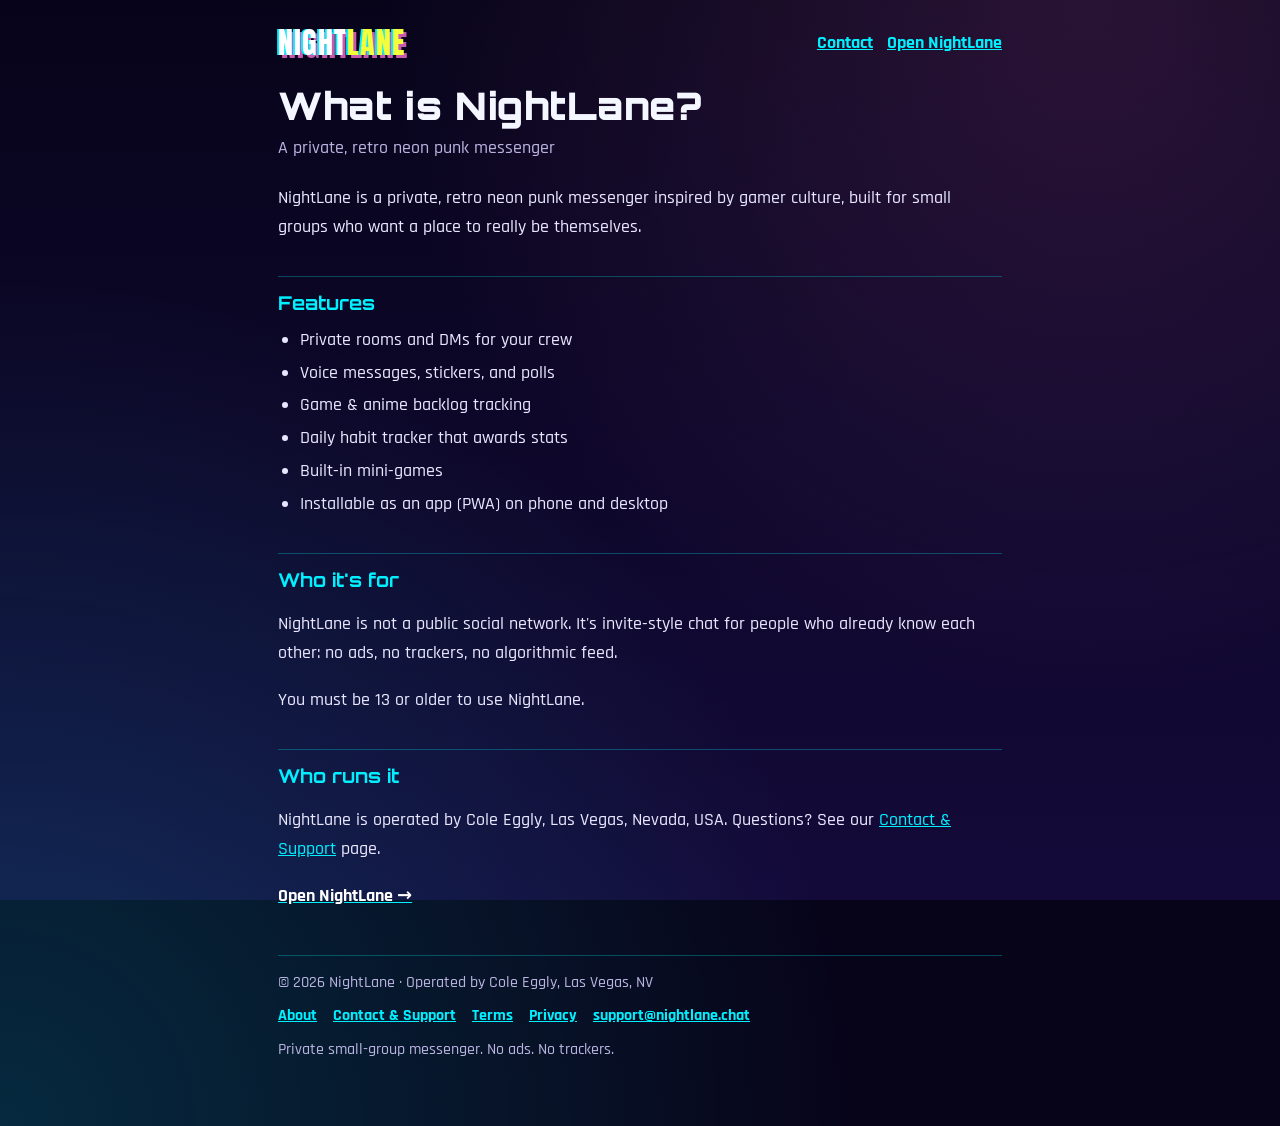
<file: about.html>
<!doctype html>
<html lang="en">
<head>
<meta charset="utf-8">
<meta name="viewport" content="width=device-width,initial-scale=1,viewport-fit=cover">
<title>About · NightLane</title>
<meta name="description" content="What NightLane is: a private, retro neon punk messenger for small groups. No ads, no trackers.">
<meta name="theme-color" content="#07041A">
<link rel="icon" href="favicon.ico">
<link rel="preconnect" href="https://fonts.googleapis.com">
<link href="https://fonts.googleapis.com/css2?family=Anton&family=Orbitron:wght@700;900&family=Rajdhani:wght@500;600;700&display=swap" rel="stylesheet">
<style>
:root{--night:#07041A;--deep:#140A3A;--cyan:#00F0FF;--mag:#C65AAE;--volt:#F3FF3A;--white:#F4F7FF;--muted:#B9B3E0;--line:rgba(0,240,255,.28)}
*{box-sizing:border-box}
html{background:var(--night)}
body{margin:0;min-height:100vh;color:var(--white);font:500 18px/1.6 "Rajdhani","Arial Narrow",system-ui,sans-serif;
  background:radial-gradient(circle at 85% 0%,rgba(198,90,174,.18),transparent 45%),radial-gradient(circle at 0% 100%,rgba(0,240,255,.16),transparent 50%),linear-gradient(180deg,var(--night),var(--deep)) fixed}
main{max-width:760px;margin:0 auto;padding:calc(env(safe-area-inset-top) + 28px) 18px 64px}
.top{display:flex;justify-content:space-between;align-items:center;gap:12px;flex-wrap:wrap;margin-bottom:26px}
.logo{font:400 30px/1 "Anton",Impact,sans-serif;letter-spacing:1px;color:#fff;text-decoration:none;text-shadow:-2px 0 var(--cyan),3px 3px var(--mag)}
.logo b{color:var(--volt);font-weight:400}
nav a{color:var(--cyan);margin-left:14px;font-weight:700}
h1{font:900 clamp(26px,6vw,38px)/1.15 "Orbitron","Arial Black",sans-serif;margin:0 0 6px;letter-spacing:.5px}
.date{color:var(--muted);margin:0 0 22px}
h2{font:700 19px/1.3 "Orbitron","Arial Black",sans-serif;color:var(--cyan);margin:34px 0 10px;padding-top:14px;border-top:1px solid var(--line)}
h3{font-size:19px;margin:18px 0 4px;color:var(--volt)}
p,li{color:#E9E7FF}
ul{padding-left:22px;margin:6px 0 12px}
li{margin:4px 0}
a{color:var(--cyan)}
strong{color:#fff}
.tldr{background:rgba(7,4,26,.7);border:2px solid var(--cyan);padding:14px 18px;clip-path:polygon(0 0,calc(100% - 14px) 0,100% 14px,100% 100%,14px 100%,0 calc(100% - 14px))}
.tldr h2{border:0;margin:0 0 6px;padding:0;color:var(--volt)}
.tldr ul{margin-bottom:0}
footer{margin-top:44px;color:var(--muted);font-size:16px;border-top:1px solid var(--line);padding-top:14px}
.site-footer{margin-top:44px;color:var(--muted);font-size:16px;border-top:1px solid var(--line);padding-top:14px;display:grid;gap:8px}
.site-footer .footnav{display:flex;flex-wrap:wrap;gap:6px 16px}
.site-footer .footnav a{margin:0;font-weight:700;color:var(--cyan)}
@media print{body{background:#fff;color:#000}p,li,strong{color:#000}h2,h3,a{color:#000}.tldr{border-color:#000}}
</style>
</head>
<body>
<main>
  <div class="top">
    <a class="logo" href="./">NIGHT<b>LANE</b></a>
    <nav><a href="contact.html">Contact</a><a href="./">Open NightLane</a></nav>
  </div>
  <h1>What is NightLane?</h1>
  <p class="date">A private, retro neon punk messenger</p>
  <p>NightLane is a private, retro neon punk messenger inspired by gamer culture, built for small groups who want a place to really be themselves.</p>

  <h2>Features</h2>
  <ul>
    <li>Private rooms and DMs for your crew</li>
    <li>Voice messages, stickers, and polls</li>
    <li>Game &amp; anime backlog tracking</li>
    <li>Daily habit tracker that awards stats</li>
    <li>Built-in mini-games</li>
    <li>Installable as an app (PWA) on phone and desktop</li>
  </ul>

  <h2>Who it's for</h2>
  <p>NightLane is not a public social network. It's invite-style chat for people who already know each other: no ads, no trackers, no algorithmic feed.</p>
  <p>You must be 13 or older to use NightLane.</p>

  <h2>Who runs it</h2>
  <p>NightLane is operated by Cole Eggly, Las Vegas, Nevada, USA. Questions? See our <a href="contact.html">Contact &amp; Support</a> page.</p>
  <p><a href="./"><strong>Open NightLane →</strong></a></p>
  <footer class="site-footer">
    <div>© 2026 NightLane · Operated by Cole Eggly, Las Vegas, NV</div>
    <nav class="footnav">
      <a href="about.html">About</a>
      <a href="contact.html">Contact &amp; Support</a>
      <a href="terms.html">Terms</a>
      <a href="privacy.html">Privacy</a>
      <a href="mailto:support@nightlane.chat">support@nightlane.chat</a>
    </nav>
    <div>Private small-group messenger. No ads. No trackers.</div>
  </footer>
</main>
</body>
</html>
</file>
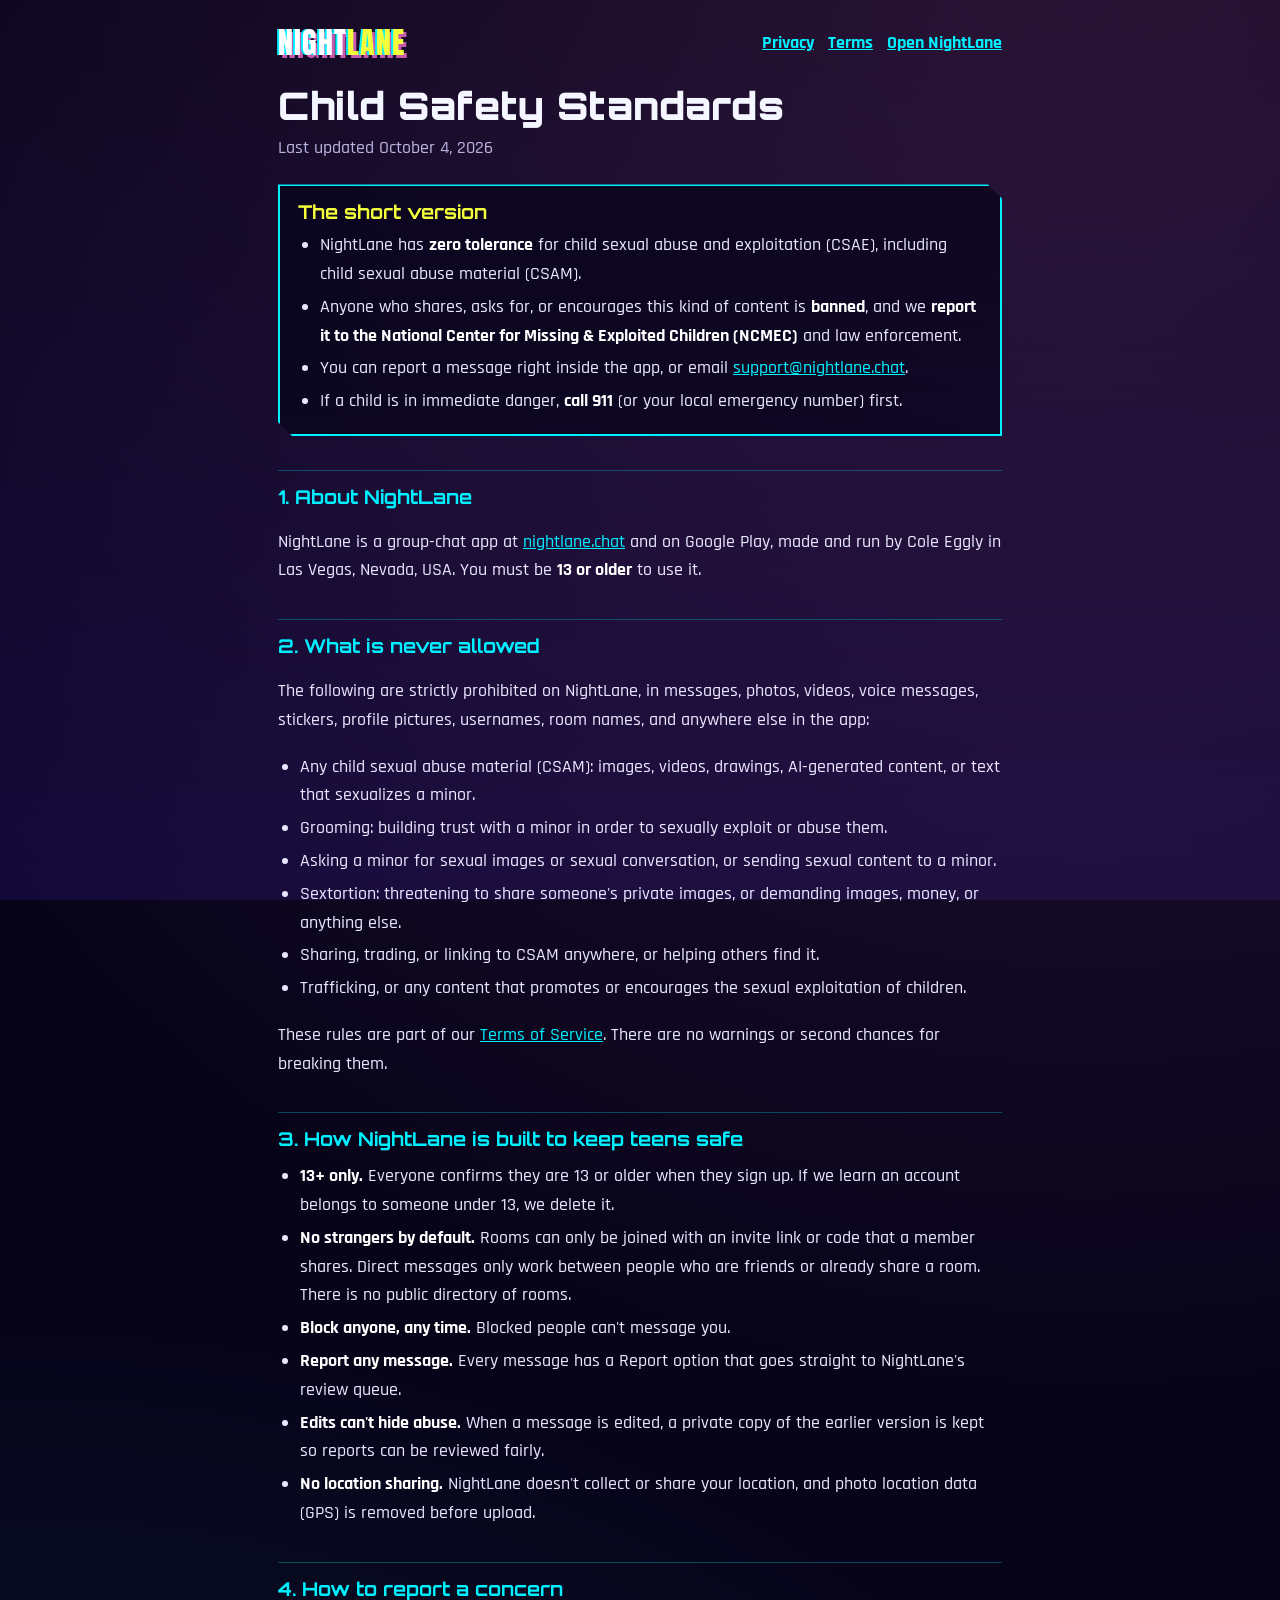
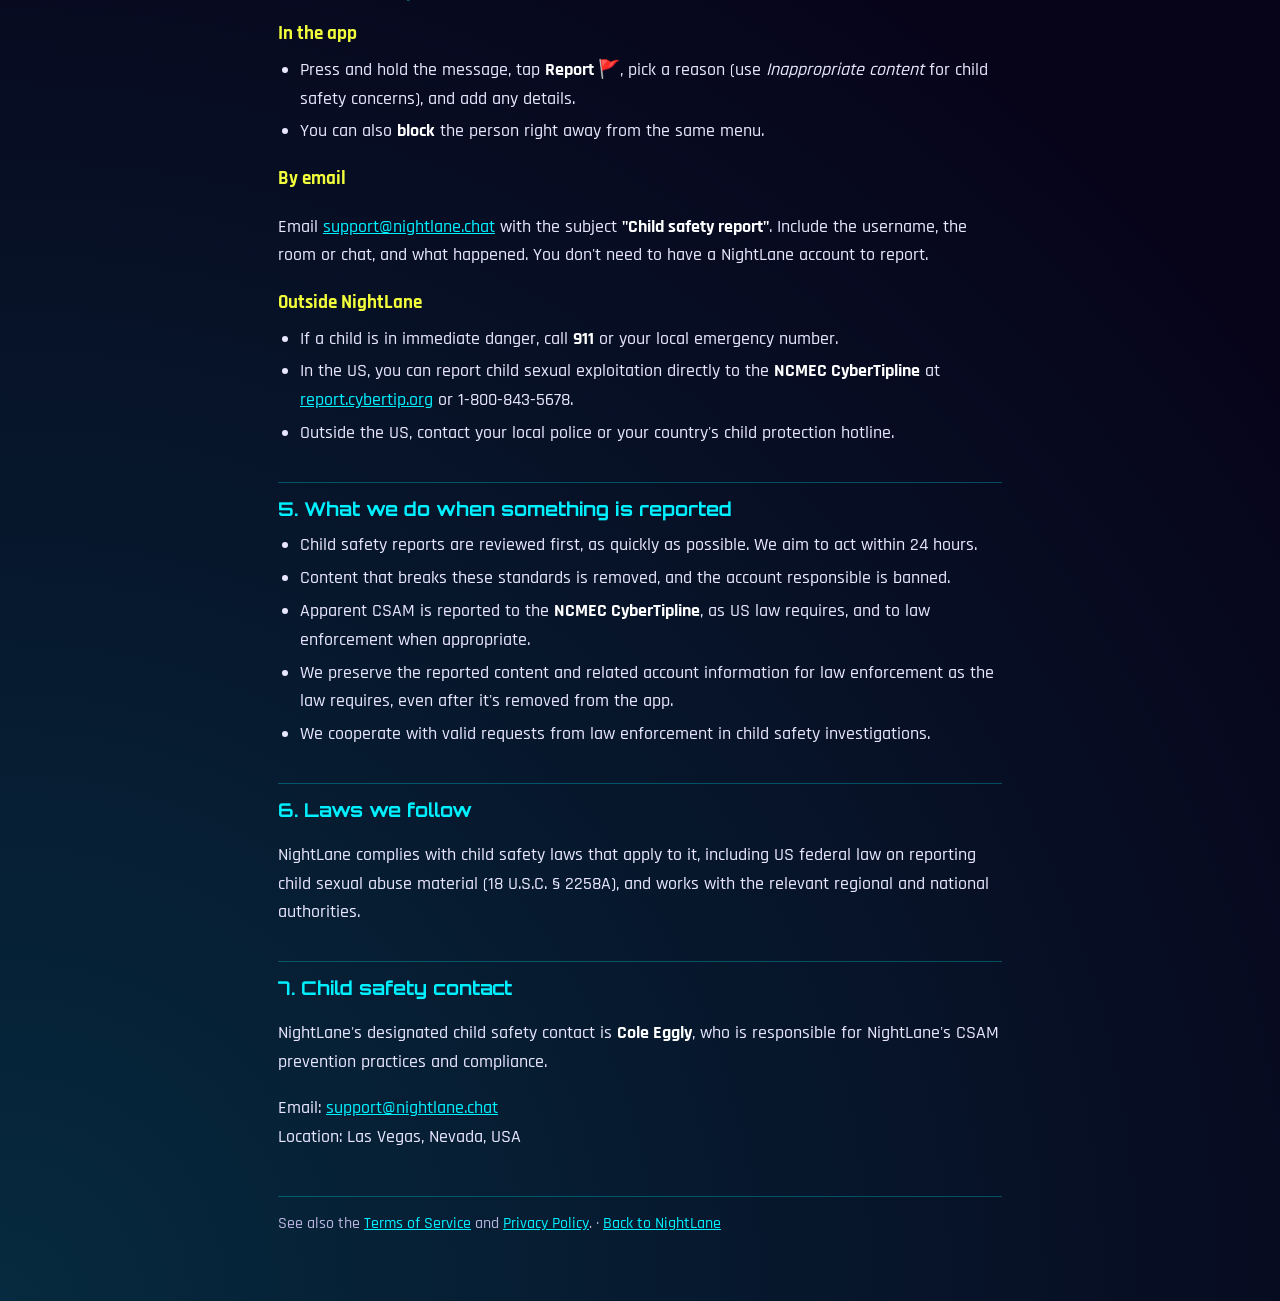
<file: child-safety.html>
<!doctype html>
<html lang="en">
<head>
<meta charset="utf-8">
<meta name="viewport" content="width=device-width,initial-scale=1,viewport-fit=cover">
<title>Child Safety Standards · NightLane</title>
<meta name="description" content="NightLane's standards against child sexual abuse and exploitation, and how to report a concern.">
<meta name="theme-color" content="#07041A">
<link rel="icon" href="favicon.ico">
<link rel="preconnect" href="https://fonts.googleapis.com">
<link href="https://fonts.googleapis.com/css2?family=Anton&family=Orbitron:wght@700;900&family=Rajdhani:wght@500;600;700&display=swap" rel="stylesheet">
<style>
:root{--night:#07041A;--deep:#140A3A;--cyan:#00F0FF;--mag:#C65AAE;--volt:#F3FF3A;--white:#F4F7FF;--muted:#B9B3E0;--line:rgba(0,240,255,.28)}
*{box-sizing:border-box}
html{background:var(--night)}
body{margin:0;min-height:100vh;color:var(--white);font:500 18px/1.6 "Rajdhani","Arial Narrow",system-ui,sans-serif;
  background:radial-gradient(circle at 85% 0%,rgba(198,90,174,.18),transparent 45%),radial-gradient(circle at 0% 100%,rgba(0,240,255,.16),transparent 50%),linear-gradient(180deg,var(--night),var(--deep)) fixed}
main{max-width:760px;margin:0 auto;padding:calc(env(safe-area-inset-top) + 28px) 18px 64px}
.top{display:flex;justify-content:space-between;align-items:center;gap:12px;flex-wrap:wrap;margin-bottom:26px}
.logo{font:400 30px/1 "Anton",Impact,sans-serif;letter-spacing:1px;color:#fff;text-decoration:none;text-shadow:-2px 0 var(--cyan),3px 3px var(--mag)}
.logo b{color:var(--volt);font-weight:400}
nav a{color:var(--cyan);margin-left:14px;font-weight:700}
h1{font:900 clamp(26px,6vw,38px)/1.15 "Orbitron","Arial Black",sans-serif;margin:0 0 6px;letter-spacing:.5px}
.date{color:var(--muted);margin:0 0 22px}
h2{font:700 19px/1.3 "Orbitron","Arial Black",sans-serif;color:var(--cyan);margin:34px 0 10px;padding-top:14px;border-top:1px solid var(--line)}
h3{font-size:19px;margin:18px 0 4px;color:var(--volt)}
p,li{color:#E9E7FF}
ul{padding-left:22px;margin:6px 0 12px}
li{margin:4px 0}
a{color:var(--cyan)}
strong{color:#fff}
.tldr{background:rgba(7,4,26,.7);border:2px solid var(--cyan);padding:14px 18px;clip-path:polygon(0 0,calc(100% - 14px) 0,100% 14px,100% 100%,14px 100%,0 calc(100% - 14px))}
.tldr h2{border:0;margin:0 0 6px;padding:0;color:var(--volt)}
.tldr ul{margin-bottom:0}
footer{margin-top:44px;color:var(--muted);font-size:16px;border-top:1px solid var(--line);padding-top:14px}
@media print{body{background:#fff;color:#000}p,li,strong{color:#000}h2,h3,a{color:#000}.tldr{border-color:#000}}
</style>
</head>
<body>
<main>
  <div class="top">
    <a class="logo" href="./">NIGHT<b>LANE</b></a>
    <nav><a href="privacy.html">Privacy</a><a href="terms.html">Terms</a><a href="./">Open NightLane</a></nav>
  </div>

  <h1>Child Safety Standards</h1>
  <p class="date">Last updated October 4, 2026</p>

  <div class="tldr">
    <h2>The short version</h2>
    <ul>
      <li>NightLane has <strong>zero tolerance</strong> for child sexual abuse and exploitation (CSAE), including child sexual abuse material (CSAM).</li>
      <li>Anyone who shares, asks for, or encourages this kind of content is <strong>banned</strong>, and we <strong>report it to the National Center for Missing &amp; Exploited Children (NCMEC)</strong> and law enforcement.</li>
      <li>You can report a message right inside the app, or email <a href="mailto:support@nightlane.chat">support@nightlane.chat</a>.</li>
      <li>If a child is in immediate danger, <strong>call 911</strong> (or your local emergency number) first.</li>
    </ul>
  </div>

  <h2>1. About NightLane</h2>
  <p>NightLane is a group-chat app at <a href="https://nightlane.chat">nightlane.chat</a> and on Google Play, made and run by Cole Eggly in Las Vegas, Nevada, USA. You must be <strong>13 or older</strong> to use it.</p>

  <h2>2. What is never allowed</h2>
  <p>The following are strictly prohibited on NightLane, in messages, photos, videos, voice messages, stickers, profile pictures, usernames, room names, and anywhere else in the app:</p>
  <ul>
    <li>Any child sexual abuse material (CSAM): images, videos, drawings, AI-generated content, or text that sexualizes a minor.</li>
    <li>Grooming: building trust with a minor in order to sexually exploit or abuse them.</li>
    <li>Asking a minor for sexual images or sexual conversation, or sending sexual content to a minor.</li>
    <li>Sextortion: threatening to share someone's private images, or demanding images, money, or anything else.</li>
    <li>Sharing, trading, or linking to CSAM anywhere, or helping others find it.</li>
    <li>Trafficking, or any content that promotes or encourages the sexual exploitation of children.</li>
  </ul>
  <p>These rules are part of our <a href="terms.html">Terms of Service</a>. There are no warnings or second chances for breaking them.</p>

  <h2>3. How NightLane is built to keep teens safe</h2>
  <ul>
    <li><strong>13+ only.</strong> Everyone confirms they are 13 or older when they sign up. If we learn an account belongs to someone under 13, we delete it.</li>
    <li><strong>No strangers by default.</strong> Rooms can only be joined with an invite link or code that a member shares. Direct messages only work between people who are friends or already share a room. There is no public directory of rooms.</li>
    <li><strong>Block anyone, any time.</strong> Blocked people can't message you.</li>
    <li><strong>Report any message.</strong> Every message has a Report option that goes straight to NightLane's review queue.</li>
    <li><strong>Edits can't hide abuse.</strong> When a message is edited, a private copy of the earlier version is kept so reports can be reviewed fairly.</li>
    <li><strong>No location sharing.</strong> NightLane doesn't collect or share your location, and photo location data (GPS) is removed before upload.</li>
  </ul>

  <h2>4. How to report a concern</h2>
  <h3>In the app</h3>
  <ul>
    <li>Press and hold the message, tap <strong>Report 🚩</strong>, pick a reason (use <em>Inappropriate content</em> for child safety concerns), and add any details.</li>
    <li>You can also <strong>block</strong> the person right away from the same menu.</li>
  </ul>
  <h3>By email</h3>
  <p>Email <a href="mailto:support@nightlane.chat?subject=Child%20safety%20report">support@nightlane.chat</a> with the subject <strong>"Child safety report"</strong>. Include the username, the room or chat, and what happened. You don't need to have a NightLane account to report.</p>
  <h3>Outside NightLane</h3>
  <ul>
    <li>If a child is in immediate danger, call <strong>911</strong> or your local emergency number.</li>
    <li>In the US, you can report child sexual exploitation directly to the <strong>NCMEC CyberTipline</strong> at <a href="https://report.cybertip.org">report.cybertip.org</a> or 1-800-843-5678.</li>
    <li>Outside the US, contact your local police or your country's child protection hotline.</li>
  </ul>

  <h2>5. What we do when something is reported</h2>
  <ul>
    <li>Child safety reports are reviewed first, as quickly as possible. We aim to act within 24 hours.</li>
    <li>Content that breaks these standards is removed, and the account responsible is banned.</li>
    <li>Apparent CSAM is reported to the <strong>NCMEC CyberTipline</strong>, as US law requires, and to law enforcement when appropriate.</li>
    <li>We preserve the reported content and related account information for law enforcement as the law requires, even after it's removed from the app.</li>
    <li>We cooperate with valid requests from law enforcement in child safety investigations.</li>
  </ul>

  <h2>6. Laws we follow</h2>
  <p>NightLane complies with child safety laws that apply to it, including US federal law on reporting child sexual abuse material (18 U.S.C. § 2258A), and works with the relevant regional and national authorities.</p>

  <h2>7. Child safety contact</h2>
  <p>NightLane's designated child safety contact is <strong>Cole Eggly</strong>, who is responsible for NightLane's CSAM prevention practices and compliance.</p>
  <p>Email: <a href="mailto:support@nightlane.chat">support@nightlane.chat</a><br>Location: Las Vegas, Nevada, USA</p>

  <footer>See also the <a href="terms.html">Terms of Service</a> and <a href="privacy.html">Privacy Policy</a>. · <a href="./">Back to NightLane</a></footer>
</main>
</body>
</html>
</file>
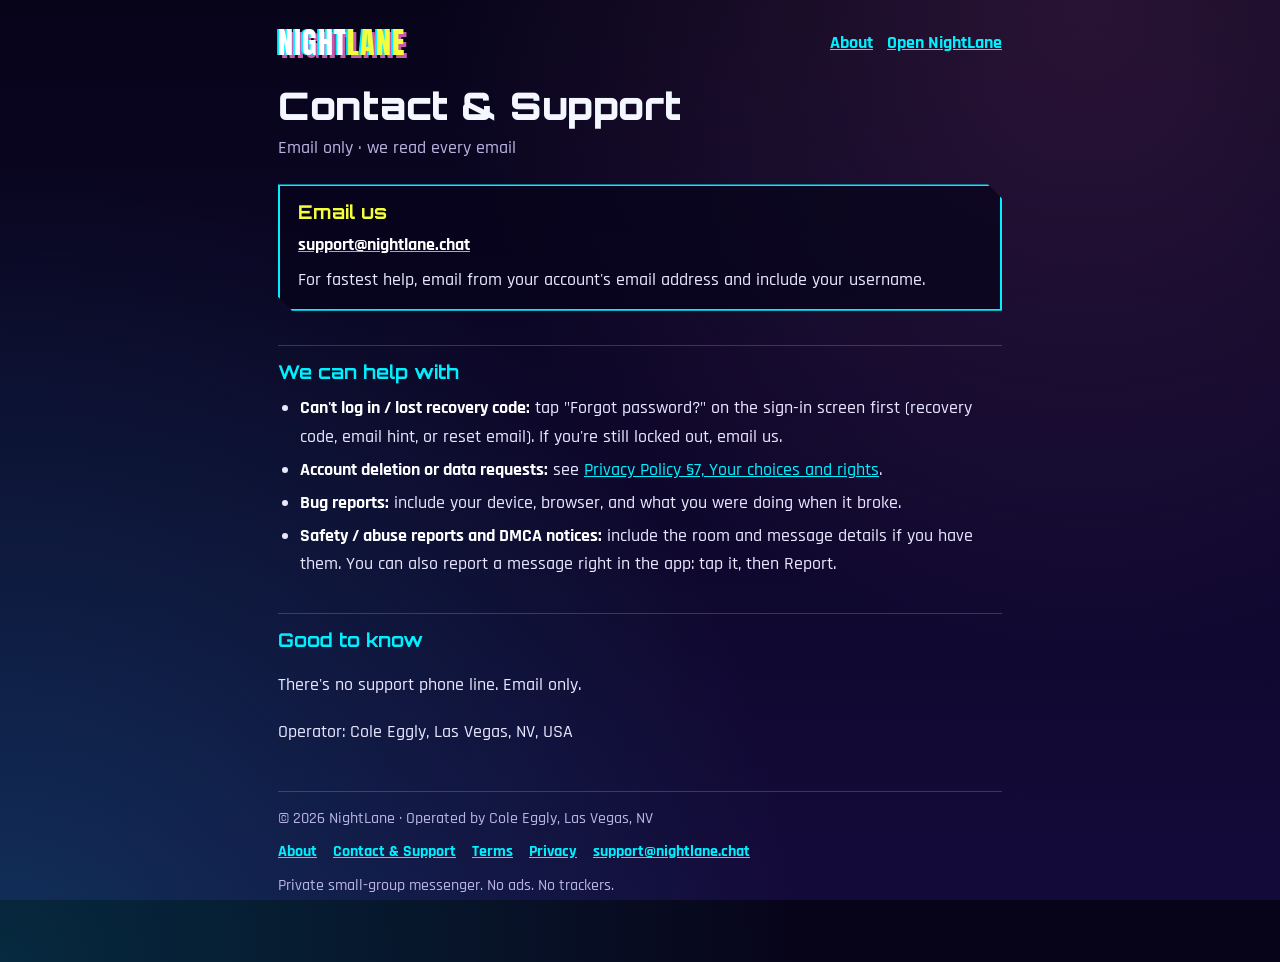
<file: contact.html>
<!doctype html>
<html lang="en">
<head>
<meta charset="utf-8">
<meta name="viewport" content="width=device-width,initial-scale=1,viewport-fit=cover">
<title>Contact & Support · NightLane</title>
<meta name="description" content="How to reach NightLane support: support@nightlane.chat.">
<meta name="theme-color" content="#07041A">
<link rel="icon" href="favicon.ico">
<link rel="preconnect" href="https://fonts.googleapis.com">
<link href="https://fonts.googleapis.com/css2?family=Anton&family=Orbitron:wght@700;900&family=Rajdhani:wght@500;600;700&display=swap" rel="stylesheet">
<style>
:root{--night:#07041A;--deep:#140A3A;--cyan:#00F0FF;--mag:#C65AAE;--volt:#F3FF3A;--white:#F4F7FF;--muted:#B9B3E0;--line:rgba(0,240,255,.28)}
*{box-sizing:border-box}
html{background:var(--night)}
body{margin:0;min-height:100vh;color:var(--white);font:500 18px/1.6 "Rajdhani","Arial Narrow",system-ui,sans-serif;
  background:radial-gradient(circle at 85% 0%,rgba(198,90,174,.18),transparent 45%),radial-gradient(circle at 0% 100%,rgba(0,240,255,.16),transparent 50%),linear-gradient(180deg,var(--night),var(--deep)) fixed}
main{max-width:760px;margin:0 auto;padding:calc(env(safe-area-inset-top) + 28px) 18px 64px}
.top{display:flex;justify-content:space-between;align-items:center;gap:12px;flex-wrap:wrap;margin-bottom:26px}
.logo{font:400 30px/1 "Anton",Impact,sans-serif;letter-spacing:1px;color:#fff;text-decoration:none;text-shadow:-2px 0 var(--cyan),3px 3px var(--mag)}
.logo b{color:var(--volt);font-weight:400}
nav a{color:var(--cyan);margin-left:14px;font-weight:700}
h1{font:900 clamp(26px,6vw,38px)/1.15 "Orbitron","Arial Black",sans-serif;margin:0 0 6px;letter-spacing:.5px}
.date{color:var(--muted);margin:0 0 22px}
h2{font:700 19px/1.3 "Orbitron","Arial Black",sans-serif;color:var(--cyan);margin:34px 0 10px;padding-top:14px;border-top:1px solid var(--line)}
h3{font-size:19px;margin:18px 0 4px;color:var(--volt)}
p,li{color:#E9E7FF}
ul{padding-left:22px;margin:6px 0 12px}
li{margin:4px 0}
a{color:var(--cyan)}
strong{color:#fff}
.tldr{background:rgba(7,4,26,.7);border:2px solid var(--cyan);padding:14px 18px;clip-path:polygon(0 0,calc(100% - 14px) 0,100% 14px,100% 100%,14px 100%,0 calc(100% - 14px))}
.tldr h2{border:0;margin:0 0 6px;padding:0;color:var(--volt)}
.tldr ul{margin-bottom:0}
footer{margin-top:44px;color:var(--muted);font-size:16px;border-top:1px solid var(--line);padding-top:14px}
.site-footer{margin-top:44px;color:var(--muted);font-size:16px;border-top:1px solid var(--line);padding-top:14px;display:grid;gap:8px}
.site-footer .footnav{display:flex;flex-wrap:wrap;gap:6px 16px}
.site-footer .footnav a{margin:0;font-weight:700;color:var(--cyan)}
@media print{body{background:#fff;color:#000}p,li,strong{color:#000}h2,h3,a{color:#000}.tldr{border-color:#000}}
</style>
</head>
<body>
<main>
  <div class="top">
    <a class="logo" href="./">NIGHT<b>LANE</b></a>
    <nav><a href="about.html">About</a><a href="./">Open NightLane</a></nav>
  </div>
  <h1>Contact &amp; Support</h1>
  <p class="date">Email only · we read every email</p>
  <div class="tldr">
    <h2>Email us</h2>
    <p style="margin:0"><a href="mailto:support@nightlane.chat"><strong>support@nightlane.chat</strong></a></p>
    <p style="margin:6px 0 0">For fastest help, email from your account's email address and include your username.</p>
  </div>

  <h2>We can help with</h2>
  <ul>
    <li><strong>Can't log in / lost recovery code:</strong> tap "Forgot password?" on the sign-in screen first (recovery code, email hint, or reset email). If you're still locked out, email us.</li>
    <li><strong>Account deletion or data requests:</strong> see <a href="privacy.html#delete-account">Privacy Policy §7, Your choices and rights</a>.</li>
    <li><strong>Bug reports:</strong> include your device, browser, and what you were doing when it broke.</li>
    <li><strong>Safety / abuse reports and DMCA notices:</strong> include the room and message details if you have them. You can also report a message right in the app: tap it, then Report.</li>
  </ul>

  <h2>Good to know</h2>
  <p>There's no support phone line. Email only.</p>
  <p>Operator: Cole Eggly, Las Vegas, NV, USA</p>
  <footer class="site-footer">
    <div>© 2026 NightLane · Operated by Cole Eggly, Las Vegas, NV</div>
    <nav class="footnav">
      <a href="about.html">About</a>
      <a href="contact.html">Contact &amp; Support</a>
      <a href="terms.html">Terms</a>
      <a href="privacy.html">Privacy</a>
      <a href="mailto:support@nightlane.chat">support@nightlane.chat</a>
    </nav>
    <div>Private small-group messenger. No ads. No trackers.</div>
  </footer>
</main>
</body>
</html>
</file>
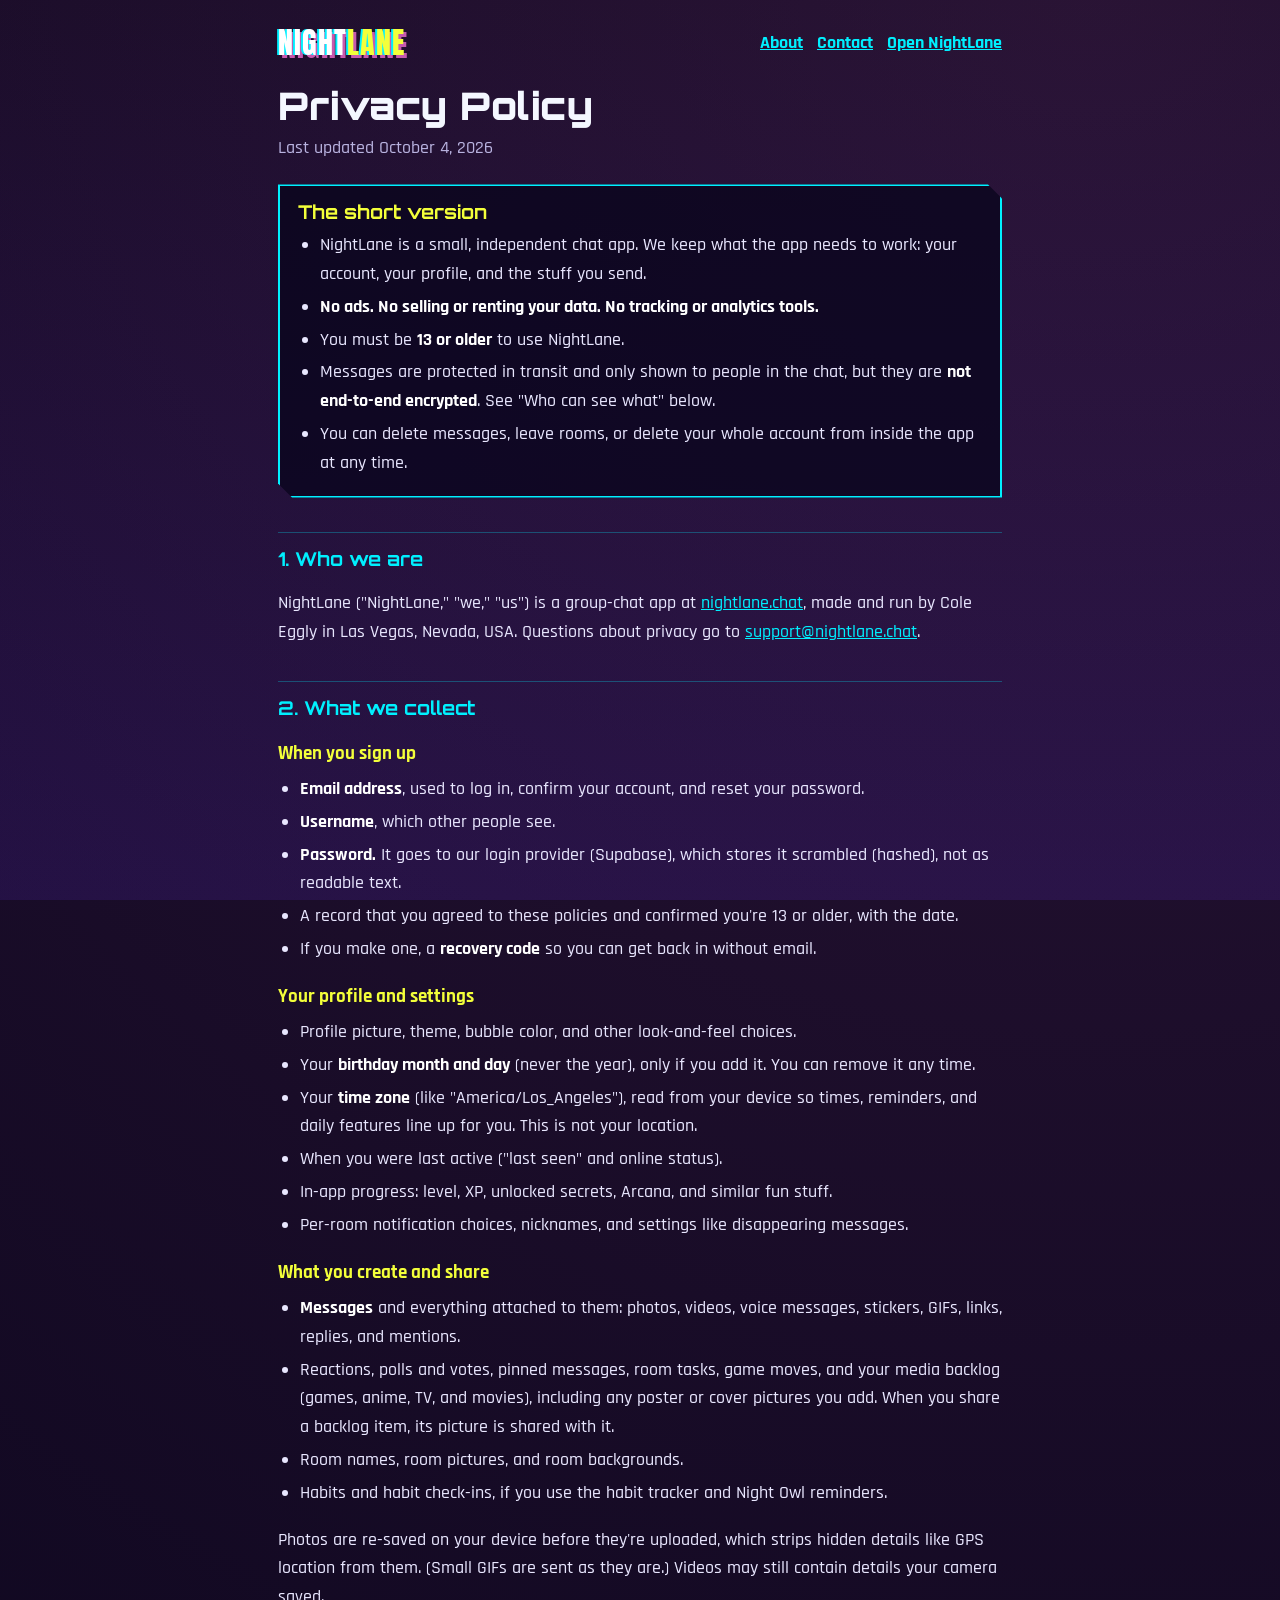
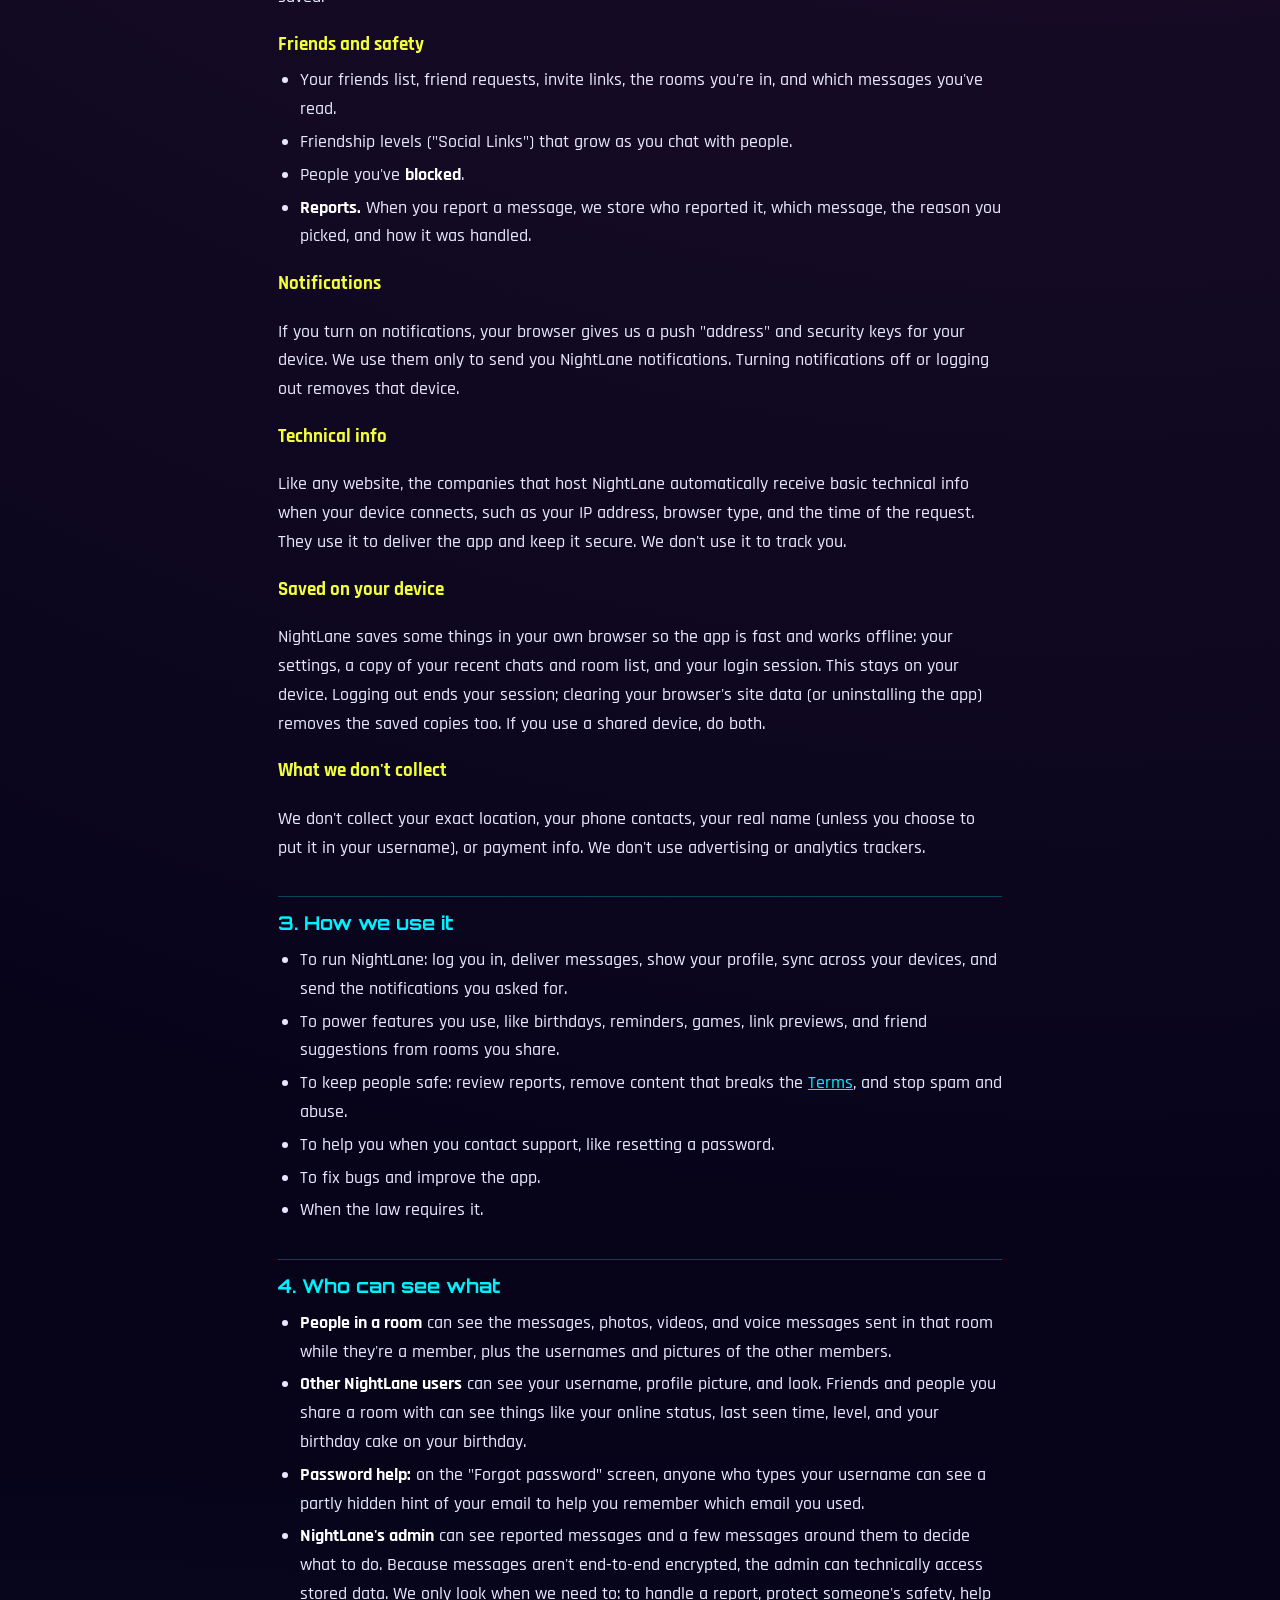
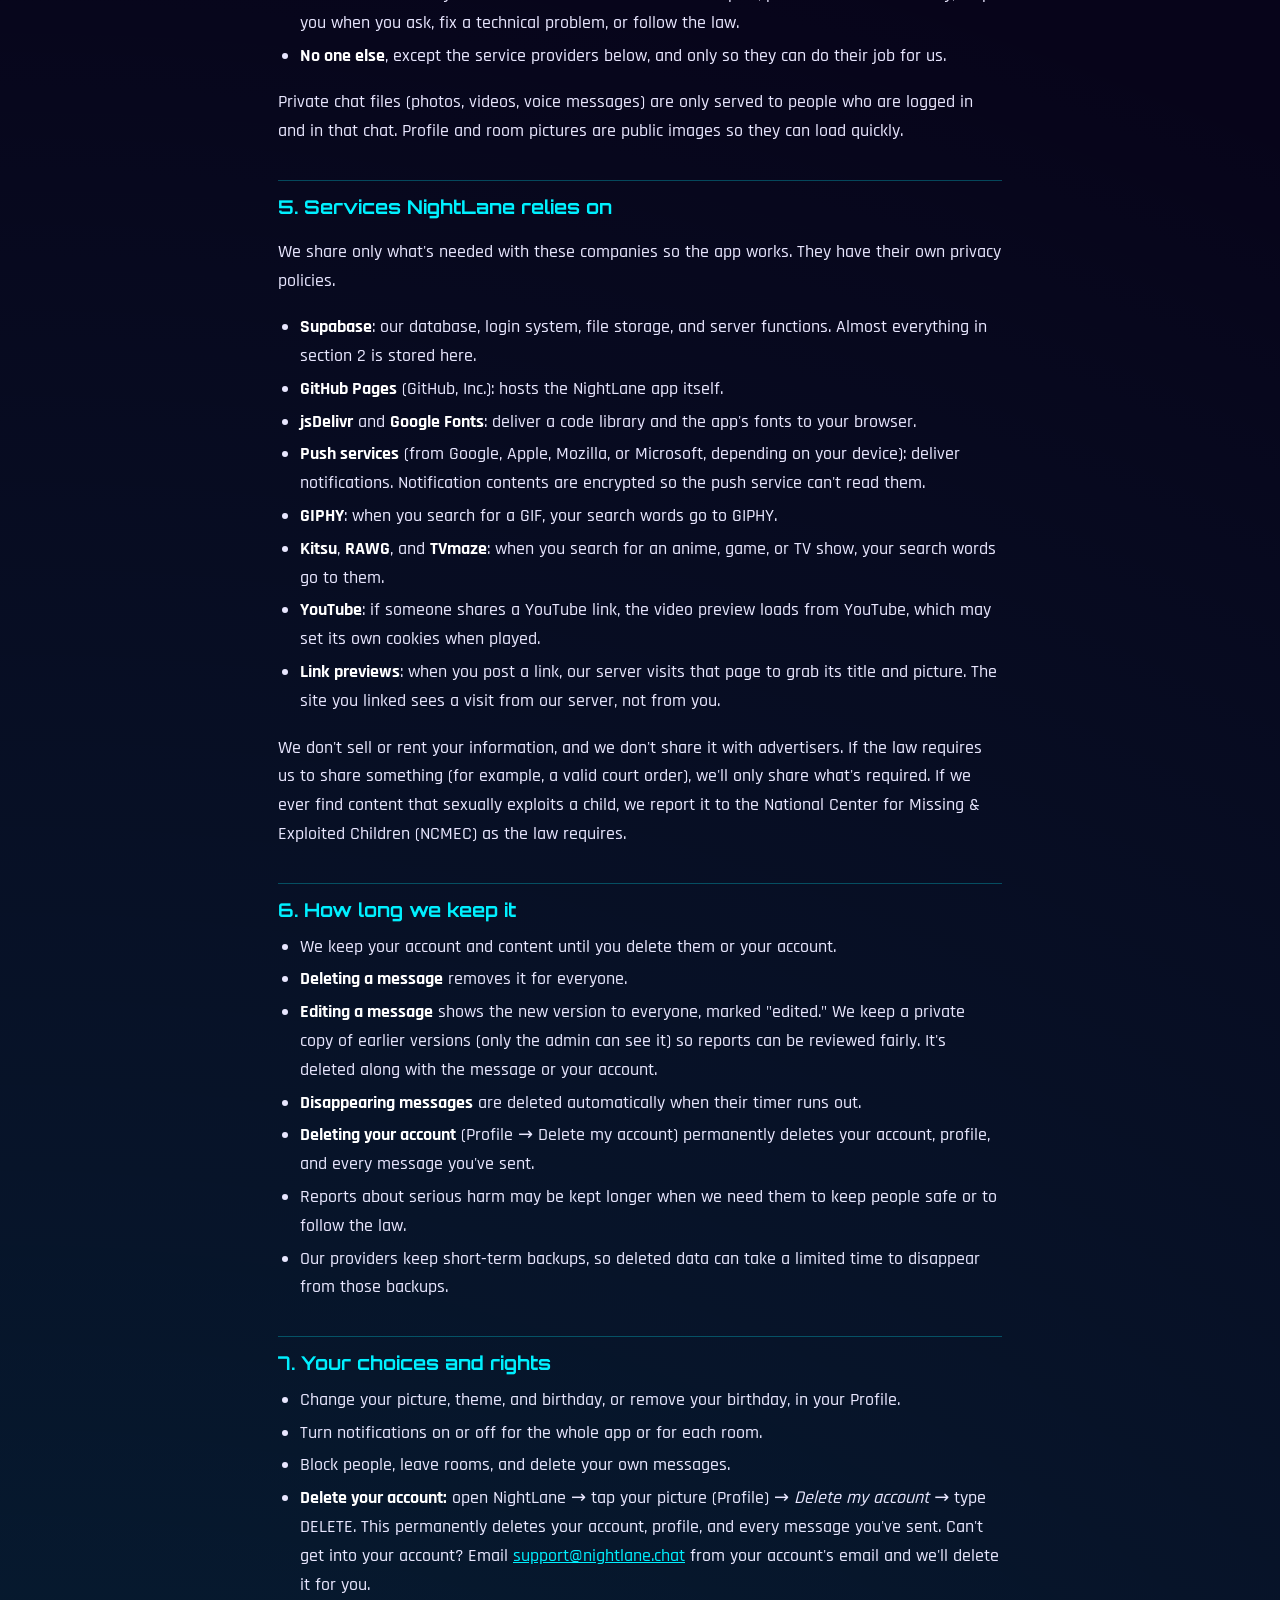
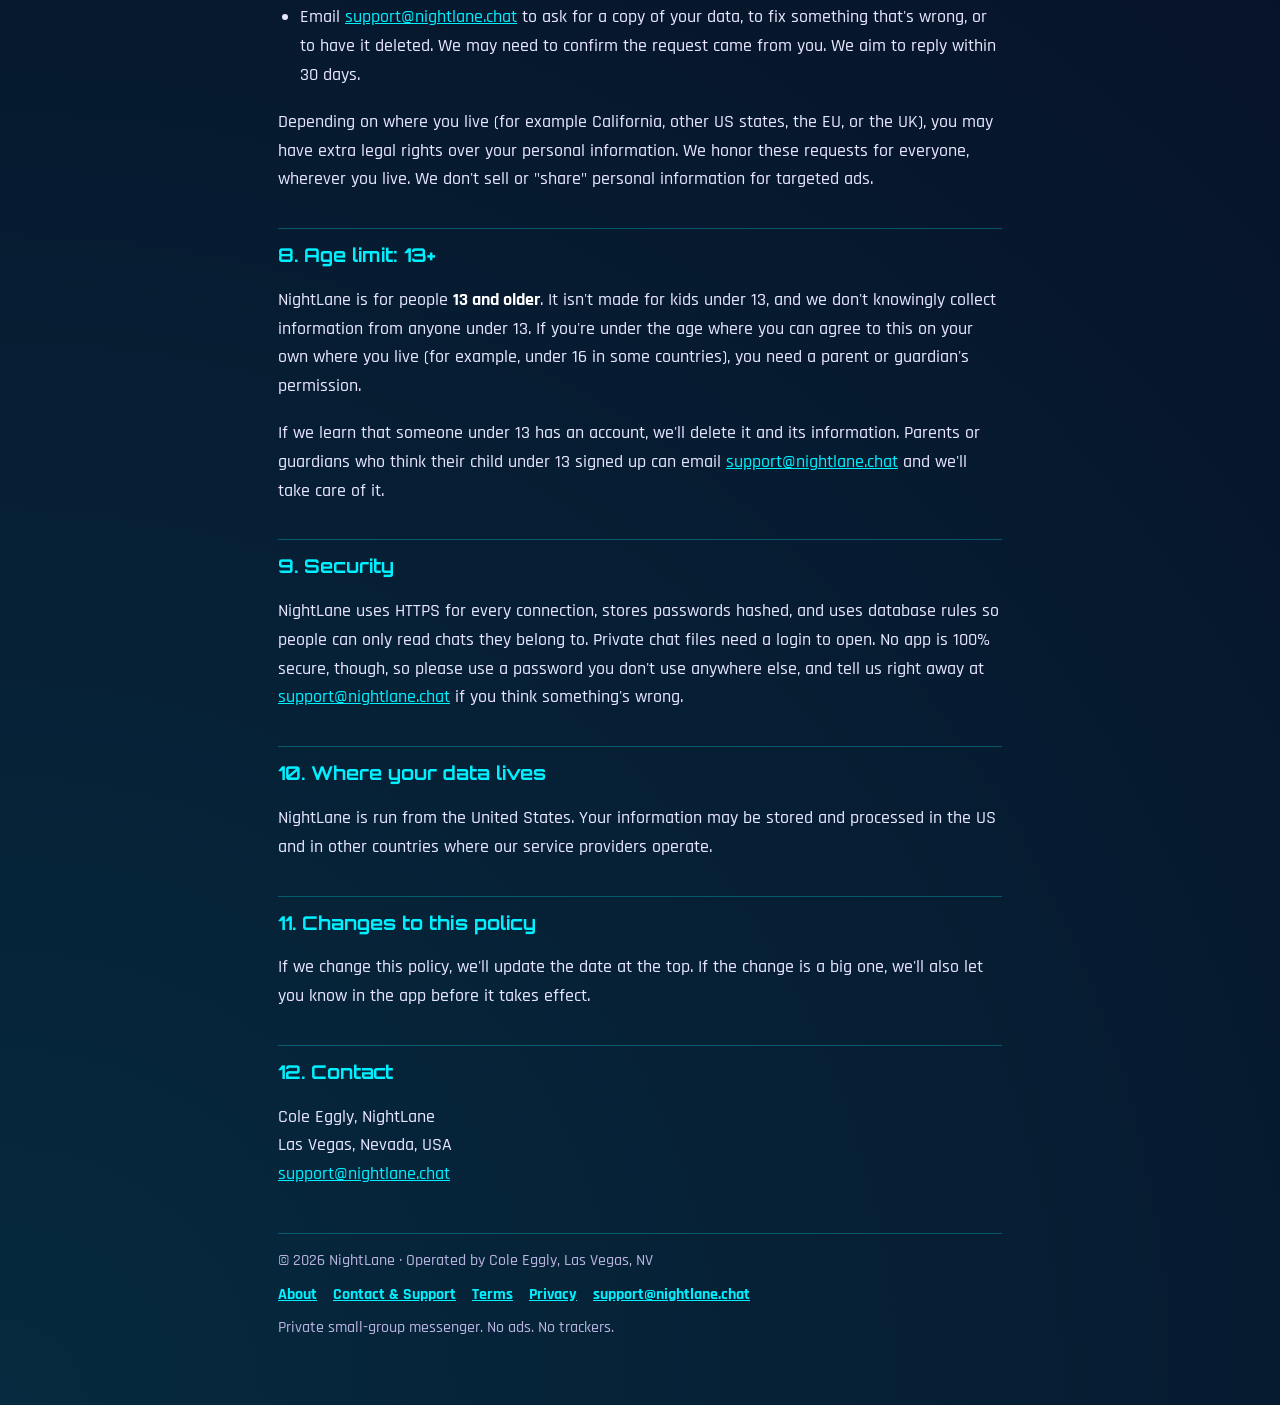
<file: privacy.html>
<!doctype html>
<html lang="en">
<head>
<meta charset="utf-8">
<meta name="viewport" content="width=device-width,initial-scale=1,viewport-fit=cover">
<title>Privacy Policy · NightLane</title>
<meta name="description" content="What NightLane collects, why, who can see it, and how to delete it.">
<meta name="theme-color" content="#07041A">
<link rel="icon" href="favicon.ico">
<link rel="preconnect" href="https://fonts.googleapis.com">
<link href="https://fonts.googleapis.com/css2?family=Anton&family=Orbitron:wght@700;900&family=Rajdhani:wght@500;600;700&display=swap" rel="stylesheet">
<style>
:root{--night:#07041A;--deep:#140A3A;--cyan:#00F0FF;--mag:#C65AAE;--volt:#F3FF3A;--white:#F4F7FF;--muted:#B9B3E0;--line:rgba(0,240,255,.28)}
*{box-sizing:border-box}
html{background:var(--night)}
body{margin:0;min-height:100vh;color:var(--white);font:500 18px/1.6 "Rajdhani","Arial Narrow",system-ui,sans-serif;
  background:radial-gradient(circle at 85% 0%,rgba(198,90,174,.18),transparent 45%),radial-gradient(circle at 0% 100%,rgba(0,240,255,.16),transparent 50%),linear-gradient(180deg,var(--night),var(--deep)) fixed}
main{max-width:760px;margin:0 auto;padding:calc(env(safe-area-inset-top) + 28px) 18px 64px}
.top{display:flex;justify-content:space-between;align-items:center;gap:12px;flex-wrap:wrap;margin-bottom:26px}
.logo{font:400 30px/1 "Anton",Impact,sans-serif;letter-spacing:1px;color:#fff;text-decoration:none;text-shadow:-2px 0 var(--cyan),3px 3px var(--mag)}
.logo b{color:var(--volt);font-weight:400}
nav a{color:var(--cyan);margin-left:14px;font-weight:700}
h1{font:900 clamp(26px,6vw,38px)/1.15 "Orbitron","Arial Black",sans-serif;margin:0 0 6px;letter-spacing:.5px}
.date{color:var(--muted);margin:0 0 22px}
h2{font:700 19px/1.3 "Orbitron","Arial Black",sans-serif;color:var(--cyan);margin:34px 0 10px;padding-top:14px;border-top:1px solid var(--line)}
h3{font-size:19px;margin:18px 0 4px;color:var(--volt)}
p,li{color:#E9E7FF}
ul{padding-left:22px;margin:6px 0 12px}
li{margin:4px 0}
a{color:var(--cyan)}
strong{color:#fff}
.tldr{background:rgba(7,4,26,.7);border:2px solid var(--cyan);padding:14px 18px;clip-path:polygon(0 0,calc(100% - 14px) 0,100% 14px,100% 100%,14px 100%,0 calc(100% - 14px))}
.tldr h2{border:0;margin:0 0 6px;padding:0;color:var(--volt)}
.tldr ul{margin-bottom:0}
footer{margin-top:44px;color:var(--muted);font-size:16px;border-top:1px solid var(--line);padding-top:14px}
.site-footer{margin-top:44px;color:var(--muted);font-size:16px;border-top:1px solid var(--line);padding-top:14px;display:grid;gap:8px}
.site-footer .footnav{display:flex;flex-wrap:wrap;gap:6px 16px}
.site-footer .footnav a{margin:0;font-weight:700;color:var(--cyan)}
@media print{body{background:#fff;color:#000}p,li,strong{color:#000}h2,h3,a{color:#000}.tldr{border-color:#000}}
</style>
</head>
<body>
<main>
  <div class="top">
    <a class="logo" href="./">NIGHT<b>LANE</b></a>
    <nav><a href="about.html">About</a><a href="contact.html">Contact</a><a href="./">Open NightLane</a></nav>
  </div>

  <h1>Privacy Policy</h1>
  <p class="date">Last updated October 4, 2026</p>

  <div class="tldr">
    <h2>The short version</h2>
    <ul>
      <li>NightLane is a small, independent chat app. We keep what the app needs to work: your account, your profile, and the stuff you send.</li>
      <li><strong>No ads. No selling or renting your data. No tracking or analytics tools.</strong></li>
      <li>You must be <strong>13 or older</strong> to use NightLane.</li>
      <li>Messages are protected in transit and only shown to people in the chat, but they are <strong>not end-to-end encrypted</strong>. See "Who can see what" below.</li>
      <li>You can delete messages, leave rooms, or delete your whole account from inside the app at any time.</li>
    </ul>
  </div>

  <h2>1. Who we are</h2>
  <p>NightLane ("NightLane," "we," "us") is a group-chat app at <a href="https://nightlane.chat">nightlane.chat</a>, made and run by Cole Eggly in Las Vegas, Nevada, USA. Questions about privacy go to <a href="mailto:support@nightlane.chat">support@nightlane.chat</a>.</p>

  <h2>2. What we collect</h2>
  <h3>When you sign up</h3>
  <ul>
    <li><strong>Email address</strong>, used to log in, confirm your account, and reset your password.</li>
    <li><strong>Username</strong>, which other people see.</li>
    <li><strong>Password.</strong> It goes to our login provider (Supabase), which stores it scrambled (hashed), not as readable text.</li>
    <li>A record that you agreed to these policies and confirmed you're 13 or older, with the date.</li>
    <li>If you make one, a <strong>recovery code</strong> so you can get back in without email.</li>
  </ul>
  <h3>Your profile and settings</h3>
  <ul>
    <li>Profile picture, theme, bubble color, and other look-and-feel choices.</li>
    <li>Your <strong>birthday month and day</strong> (never the year), only if you add it. You can remove it any time.</li>
    <li>Your <strong>time zone</strong> (like "America/Los_Angeles"), read from your device so times, reminders, and daily features line up for you. This is not your location.</li>
    <li>When you were last active ("last seen" and online status).</li>
    <li>In-app progress: level, XP, unlocked secrets, Arcana, and similar fun stuff.</li>
    <li>Per-room notification choices, nicknames, and settings like disappearing messages.</li>
  </ul>
  <h3>What you create and share</h3>
  <ul>
    <li><strong>Messages</strong> and everything attached to them: photos, videos, voice messages, stickers, GIFs, links, replies, and mentions.</li>
    <li>Reactions, polls and votes, pinned messages, room tasks, game moves, and your media backlog (games, anime, TV, and movies), including any poster or cover pictures you add. When you share a backlog item, its picture is shared with it.</li>
    <li>Room names, room pictures, and room backgrounds.</li>
    <li>Habits and habit check-ins, if you use the habit tracker and Night Owl reminders.</li>
  </ul>
  <p>Photos are re-saved on your device before they're uploaded, which strips hidden details like GPS location from them. (Small GIFs are sent as they are.) Videos may still contain details your camera saved.</p>
  <h3>Friends and safety</h3>
  <ul>
    <li>Your friends list, friend requests, invite links, the rooms you're in, and which messages you've read.</li>
    <li>Friendship levels ("Social Links") that grow as you chat with people.</li>
    <li>People you've <strong>blocked</strong>.</li>
    <li><strong>Reports.</strong> When you report a message, we store who reported it, which message, the reason you picked, and how it was handled.</li>
  </ul>
  <h3>Notifications</h3>
  <p>If you turn on notifications, your browser gives us a push "address" and security keys for your device. We use them only to send you NightLane notifications. Turning notifications off or logging out removes that device.</p>
  <h3>Technical info</h3>
  <p>Like any website, the companies that host NightLane automatically receive basic technical info when your device connects, such as your IP address, browser type, and the time of the request. They use it to deliver the app and keep it secure. We don't use it to track you.</p>
  <h3>Saved on your device</h3>
  <p>NightLane saves some things in your own browser so the app is fast and works offline: your settings, a copy of your recent chats and room list, and your login session. This stays on your device. Logging out ends your session; clearing your browser's site data (or uninstalling the app) removes the saved copies too. If you use a shared device, do both.</p>
  <h3>What we don't collect</h3>
  <p>We don't collect your exact location, your phone contacts, your real name (unless you choose to put it in your username), or payment info. We don't use advertising or analytics trackers.</p>

  <h2>3. How we use it</h2>
  <ul>
    <li>To run NightLane: log you in, deliver messages, show your profile, sync across your devices, and send the notifications you asked for.</li>
    <li>To power features you use, like birthdays, reminders, games, link previews, and friend suggestions from rooms you share.</li>
    <li>To keep people safe: review reports, remove content that breaks the <a href="terms.html">Terms</a>, and stop spam and abuse.</li>
    <li>To help you when you contact support, like resetting a password.</li>
    <li>To fix bugs and improve the app.</li>
    <li>When the law requires it.</li>
  </ul>

  <h2>4. Who can see what</h2>
  <ul>
    <li><strong>People in a room</strong> can see the messages, photos, videos, and voice messages sent in that room while they're a member, plus the usernames and pictures of the other members.</li>
    <li><strong>Other NightLane users</strong> can see your username, profile picture, and look. Friends and people you share a room with can see things like your online status, last seen time, level, and your birthday cake on your birthday.</li>
    <li><strong>Password help:</strong> on the "Forgot password" screen, anyone who types your username can see a partly hidden hint of your email to help you remember which email you used.</li>
    <li><strong>NightLane's admin</strong> can see reported messages and a few messages around them to decide what to do. Because messages aren't end-to-end encrypted, the admin can technically access stored data. We only look when we need to: to handle a report, protect someone's safety, help you when you ask, fix a technical problem, or follow the law.</li>
    <li><strong>No one else</strong>, except the service providers below, and only so they can do their job for us.</li>
  </ul>
  <p>Private chat files (photos, videos, voice messages) are only served to people who are logged in and in that chat. Profile and room pictures are public images so they can load quickly.</p>

  <h2>5. Services NightLane relies on</h2>
  <p>We share only what's needed with these companies so the app works. They have their own privacy policies.</p>
  <ul>
    <li><strong>Supabase</strong>: our database, login system, file storage, and server functions. Almost everything in section 2 is stored here.</li>
    <li><strong>GitHub Pages</strong> (GitHub, Inc.): hosts the NightLane app itself.</li>
    <li><strong>jsDelivr</strong> and <strong>Google Fonts</strong>: deliver a code library and the app's fonts to your browser.</li>
    <li><strong>Push services</strong> (from Google, Apple, Mozilla, or Microsoft, depending on your device): deliver notifications. Notification contents are encrypted so the push service can't read them.</li>
    <li><strong>GIPHY</strong>: when you search for a GIF, your search words go to GIPHY.</li>
    <li><strong>Kitsu</strong>, <strong>RAWG</strong>, and <strong>TVmaze</strong>: when you search for an anime, game, or TV show, your search words go to them.</li>
    <li><strong>YouTube</strong>: if someone shares a YouTube link, the video preview loads from YouTube, which may set its own cookies when played.</li>
    <li><strong>Link previews</strong>: when you post a link, our server visits that page to grab its title and picture. The site you linked sees a visit from our server, not from you.</li>
  </ul>
  <p>We don't sell or rent your information, and we don't share it with advertisers. If the law requires us to share something (for example, a valid court order), we'll only share what's required. If we ever find content that sexually exploits a child, we report it to the National Center for Missing &amp; Exploited Children (NCMEC) as the law requires.</p>

  <h2>6. How long we keep it</h2>
  <ul>
    <li>We keep your account and content until you delete them or your account.</li>
    <li><strong>Deleting a message</strong> removes it for everyone.</li>
    <li><strong>Editing a message</strong> shows the new version to everyone, marked "edited." We keep a private copy of earlier versions (only the admin can see it) so reports can be reviewed fairly. It's deleted along with the message or your account.</li>
    <li><strong>Disappearing messages</strong> are deleted automatically when their timer runs out.</li>
    <li><strong>Deleting your account</strong> (Profile → Delete my account) permanently deletes your account, profile, and every message you've sent.</li>
    <li>Reports about serious harm may be kept longer when we need them to keep people safe or to follow the law.</li>
    <li>Our providers keep short-term backups, so deleted data can take a limited time to disappear from those backups.</li>
  </ul>

  <h2 id="delete-account">7. Your choices and rights</h2>
  <ul>
    <li>Change your picture, theme, and birthday, or remove your birthday, in your Profile.</li>
    <li>Turn notifications on or off for the whole app or for each room.</li>
    <li>Block people, leave rooms, and delete your own messages.</li>
    <li><strong>Delete your account:</strong> open NightLane → tap your picture (Profile) → <em>Delete my account</em> → type DELETE. This permanently deletes your account, profile, and every message you've sent. Can't get into your account? Email <a href="mailto:support@nightlane.chat">support@nightlane.chat</a> from your account's email and we'll delete it for you.</li>
    <li>Email <a href="mailto:support@nightlane.chat">support@nightlane.chat</a> to ask for a copy of your data, to fix something that's wrong, or to have it deleted. We may need to confirm the request came from you. We aim to reply within 30 days.</li>
  </ul>
  <p>Depending on where you live (for example California, other US states, the EU, or the UK), you may have extra legal rights over your personal information. We honor these requests for everyone, wherever you live. We don't sell or "share" personal information for targeted ads.</p>

  <h2>8. Age limit: 13+</h2>
  <p>NightLane is for people <strong>13 and older</strong>. It isn't made for kids under 13, and we don't knowingly collect information from anyone under 13. If you're under the age where you can agree to this on your own where you live (for example, under 16 in some countries), you need a parent or guardian's permission.</p>
  <p>If we learn that someone under 13 has an account, we'll delete it and its information. Parents or guardians who think their child under 13 signed up can email <a href="mailto:support@nightlane.chat">support@nightlane.chat</a> and we'll take care of it.</p>

  <h2>9. Security</h2>
  <p>NightLane uses HTTPS for every connection, stores passwords hashed, and uses database rules so people can only read chats they belong to. Private chat files need a login to open. No app is 100% secure, though, so please use a password you don't use anywhere else, and tell us right away at <a href="mailto:support@nightlane.chat">support@nightlane.chat</a> if you think something's wrong.</p>

  <h2>10. Where your data lives</h2>
  <p>NightLane is run from the United States. Your information may be stored and processed in the US and in other countries where our service providers operate.</p>

  <h2>11. Changes to this policy</h2>
  <p>If we change this policy, we'll update the date at the top. If the change is a big one, we'll also let you know in the app before it takes effect.</p>

  <h2>12. Contact</h2>
  <p>Cole Eggly, NightLane<br>Las Vegas, Nevada, USA<br><a href="mailto:support@nightlane.chat">support@nightlane.chat</a></p>

  <footer class="site-footer">
    <div>© 2026 NightLane · Operated by Cole Eggly, Las Vegas, NV</div>
    <nav class="footnav">
      <a href="about.html">About</a>
      <a href="contact.html">Contact &amp; Support</a>
      <a href="terms.html">Terms</a>
      <a href="privacy.html">Privacy</a>
      <a href="mailto:support@nightlane.chat">support@nightlane.chat</a>
    </nav>
    <div>Private small-group messenger. No ads. No trackers.</div>
  </footer>
</main>
</body>
</html>
</file>
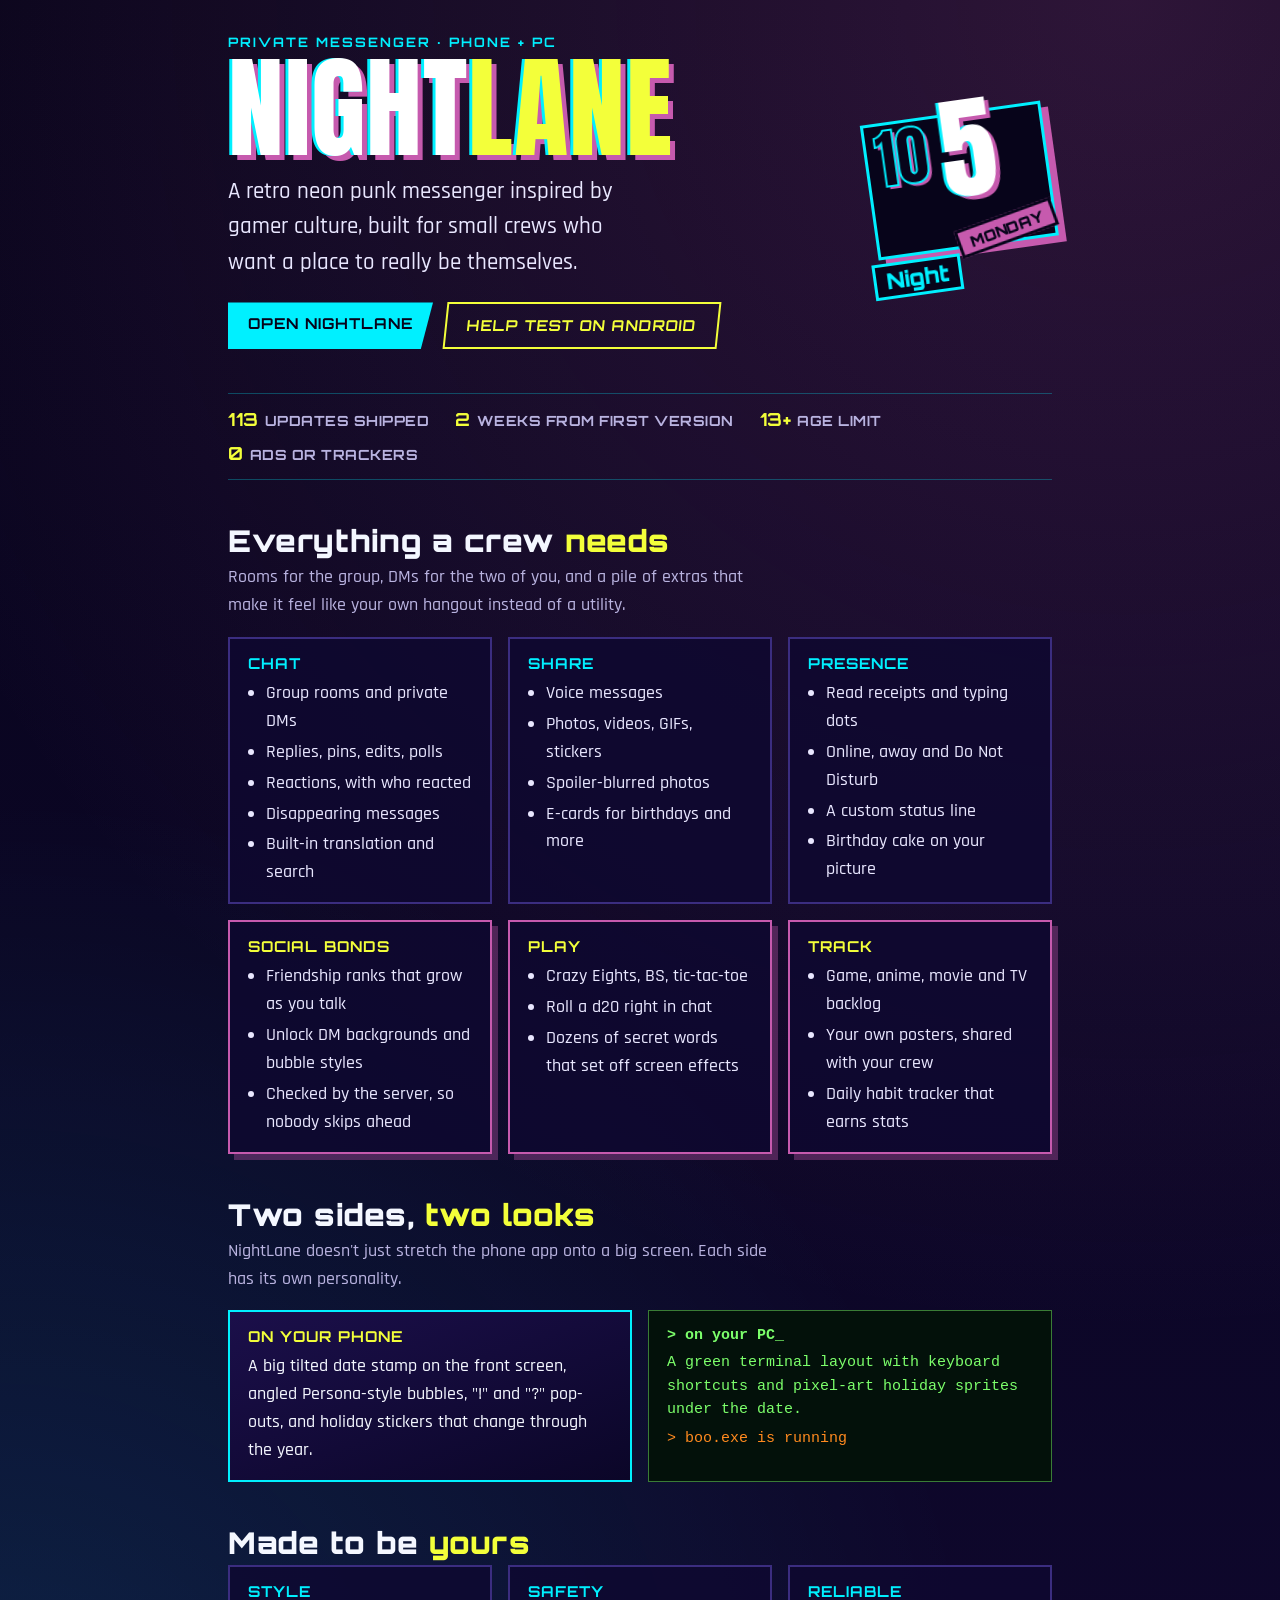
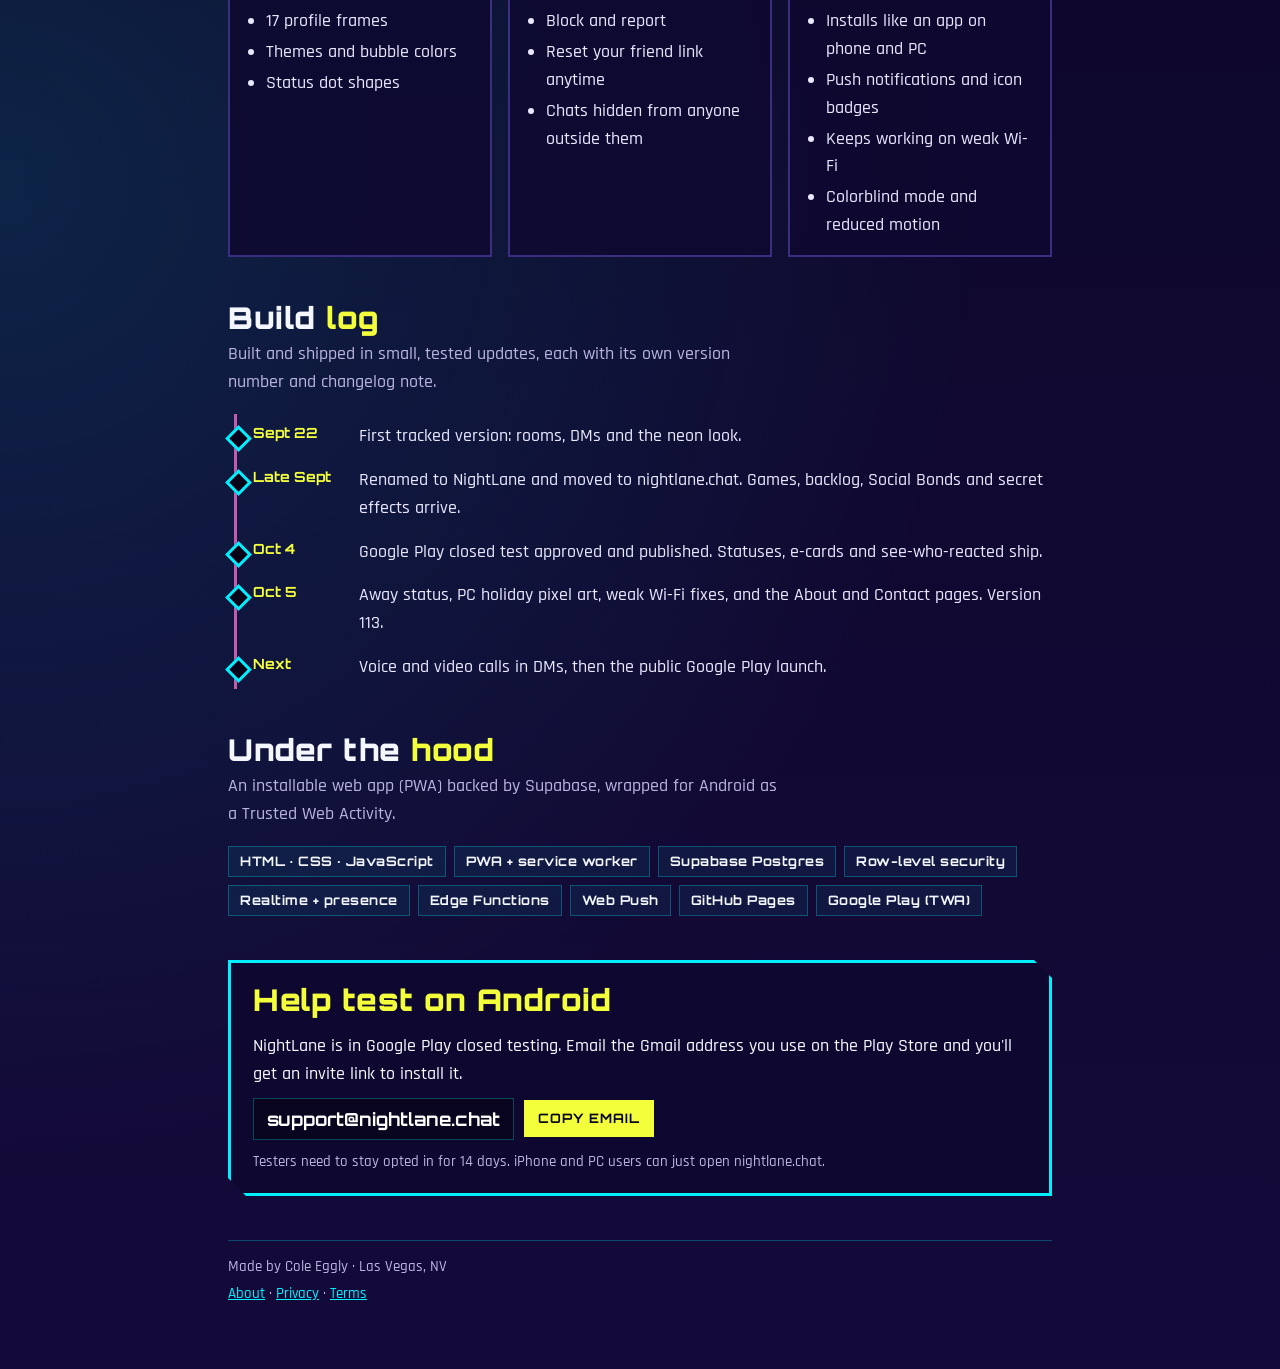
<file: showcase.html>
<!doctype html>
<html lang="en">
<head>
<meta charset="utf-8">
<meta name="viewport" content="width=device-width,initial-scale=1,viewport-fit=cover">
<title>NightLane · Showcase</title>
<meta name="description" content="NightLane: a private, retro neon punk messenger for small crews. Features, the phone and PC looks, and how to help test on Android.">
<meta property="og:title" content="NightLane">
<meta property="og:description" content="A private, retro neon punk messenger for small crews. No ads, no trackers.">
<meta property="og:image" content="https://nightlane.chat/showcase.png">
<meta name="theme-color" content="#07041A">
<link rel="icon" href="favicon.ico">
<link rel="preconnect" href="https://fonts.googleapis.com">
<link rel="stylesheet" href="https://fonts.googleapis.com/css2?family=Anton&family=Orbitron:wght@700;900&family=Rajdhani:wght@500;600;700&display=swap">
<style>
html{background:#07041A}
/* Layout: one neon column, a tilted date-stamp hero like the app's own front screen, then feature "panels" and a build log */
:root{
  --night:#07041A; --deep:#140A3A; --panel:#0E0830;
  --cyan:#00F0FF; --mag:#C65AAE; --volt:#F3FF3A; --white:#F4F7FF; --muted:#B9B3E0; --line:rgba(0,240,255,.28);
  --display:"Anton",Impact,"Arial Narrow",sans-serif;
  --tech:"Orbitron","Arial Black",sans-serif;
  --body:"Rajdhani","Arial Narrow",system-ui,sans-serif;
  color-scheme:dark;
}
*{box-sizing:border-box}
body{background:radial-gradient(circle at 88% 0%,rgba(198,90,174,.2),transparent 42%),radial-gradient(circle at 0% 60%,rgba(0,240,255,.12),transparent 45%),linear-gradient(180deg,var(--night),var(--deep));background-color:var(--night);color:var(--white);font:500 18px/1.55 var(--body);margin:0}
.wrap{max-width:860px;margin:0 auto;padding-inline:18px;padding-block:36px 64px;display:grid;gap:44px}
a{color:var(--cyan)}
a:focus-visible,button:focus-visible{outline:3px solid var(--volt);outline-offset:3px}

/* hero */
.hero{display:grid;grid-template-columns:minmax(0,1fr) auto;gap:24px;align-items:center}
.kicker{font:700 13px/1 var(--tech);letter-spacing:2px;text-transform:uppercase;color:var(--cyan);margin:0 0 10px}
h1{font:400 clamp(58px,13vw,112px)/.88 var(--display);letter-spacing:1px;margin:0;color:#fff;text-shadow:-3px 0 var(--cyan),5px 5px 0 var(--mag)}
h1 b{color:var(--volt);font-weight:400}
.tag{font-size:clamp(19px,3.4vw,23px);color:#E9E7FF;margin:16px 0 0;max-width:34ch;text-wrap:balance}
.ctas{display:flex;flex-wrap:wrap;gap:12px;margin-top:22px}
.btn{font:700 15px/1 var(--tech);letter-spacing:1px;text-transform:uppercase;text-decoration:none;padding:14px 20px;clip-path:polygon(0 0,100% 0,94% 100%,0 100%);display:inline-block}
.btn.go{background:var(--cyan);color:var(--night)}
.btn.ghost{background:transparent;color:var(--volt);border:2px solid var(--volt);clip-path:none;transform:skewX(-6deg)}
.stamp{position:relative;width:190px;aspect-ratio:1/1.05;transform:rotate(-8deg);flex:none}
.stamp .plate{position:absolute;inset:10% 0 22% 4%;background:var(--night);border:3px solid var(--cyan);box-shadow:7px 7px 0 var(--mag)}
.stamp .mo{position:absolute;left:10%;top:16%;font:400 64px/.8 var(--display);color:var(--night);-webkit-text-stroke:2px var(--cyan);text-shadow:3px 3px 0 var(--mag)}
.stamp .dy{position:absolute;left:44%;top:6%;font:400 112px/.8 var(--display);color:#fff;text-shadow:-3px 0 var(--cyan),4px 4px 0 var(--mag)}
.stamp .wd{position:absolute;right:0;bottom:22%;font:900 15px/1 var(--tech);background:var(--mag);color:var(--night);padding:5px 10px 3px;border:3px solid var(--night);transform:rotate(-12deg)}
.stamp .ph{position:absolute;left:0;bottom:2%;font:900 22px/1 var(--tech);color:var(--cyan);background:var(--night);border:3px solid var(--cyan);padding:4px 10px}

/* facts strip */
.facts{display:flex;flex-wrap:wrap;gap:10px 26px;border-block:1px solid var(--line);padding-block:14px;font:700 14px/1.3 var(--tech);letter-spacing:.5px;color:var(--muted);text-transform:uppercase}
.facts span b{color:var(--volt);font-size:18px;margin-right:6px;font-variant-numeric:tabular-nums}

h2{font:900 clamp(22px,4.6vw,30px)/1.1 var(--tech);margin:0 0 6px;letter-spacing:.5px;text-wrap:balance}
h2 .hi{color:var(--volt)}
.lead{color:var(--muted);margin:0 0 18px;max-width:62ch}

/* feature panels */
.grid{display:grid;grid-template-columns:repeat(auto-fit,minmax(min(100%,250px),1fr));gap:16px}
.panel{background:rgba(14,8,48,.82);border:2px solid #3b2d80;padding:16px 18px;display:grid;gap:6px;align-content:start;min-width:0}
.panel h3{font:700 15px/1.2 var(--tech);letter-spacing:1px;text-transform:uppercase;color:var(--cyan);margin:0}
.panel ul{margin:0;padding-left:18px;display:grid;gap:3px}
.panel li{color:#E9E7FF}
.panel.feature{border-color:var(--mag);box-shadow:6px 6px 0 rgba(198,90,174,.35)}
.panel.feature h3{color:var(--volt)}

/* two looks */
.looks{display:grid;grid-template-columns:repeat(auto-fit,minmax(min(100%,300px),1fr));gap:16px}
.look{padding:16px 18px;min-width:0}
.look.phone{background:linear-gradient(160deg,#1b0f4a,#0b0628);border:2px solid var(--cyan)}
.look.pc{background:#03110a;border:1px solid rgba(124,255,107,.45);font-family:ui-monospace,Menlo,Consolas,monospace;color:#7CFF6B;font-size:15px}
.look.pc h3{font-family:ui-monospace,Menlo,Consolas,monospace;color:#7CFF6B;letter-spacing:0;text-transform:none}
.look.pc .cmd{color:#ff8a1f;margin:6px 0 0}
.look h3{font:700 15px/1.2 var(--tech);letter-spacing:1px;text-transform:uppercase;color:var(--volt);margin:0 0 6px}
.look p{margin:0;color:inherit}

/* build log */
.log{display:grid;gap:0;border-left:3px solid var(--mag);margin-left:6px}
.log div{display:grid;grid-template-columns:minmax(92px,auto) minmax(0,1fr);gap:14px;padding:8px 0 8px 16px;position:relative}
.log div::before{content:"";position:absolute;left:-8px;top:15px;width:13px;height:13px;background:var(--night);border:3px solid var(--cyan);transform:rotate(45deg)}
.log time{font:700 14px/1.6 var(--tech);color:var(--volt);font-variant-numeric:tabular-nums}
.log p{margin:0;color:#E9E7FF}

.stack{display:flex;flex-wrap:wrap;gap:8px}
.chip{font:700 13px/1 var(--tech);letter-spacing:.5px;border:1px solid var(--line);padding:8px 11px;color:var(--white);background:rgba(0,240,255,.06)}

.join{background:var(--panel);border:3px solid var(--cyan);padding:20px 22px;clip-path:polygon(0 0,calc(100% - 18px) 0,100% 18px,100% 100%,18px 100%,0 calc(100% - 18px));display:grid;gap:10px}
.join h2{color:var(--volt)}
.mailrow{display:flex;flex-wrap:wrap;gap:10px;align-items:center}
.mail{font:700 18px/1 var(--tech);color:#fff;background:rgba(0,0,0,.35);border:1px solid var(--line);padding:11px 13px;user-select:all;overflow-wrap:anywhere}
.copy{font:700 13px/1 var(--tech);letter-spacing:1px;text-transform:uppercase;background:var(--volt);color:var(--night);border:none;padding:12px 14px;cursor:pointer}
.note{font-size:15px;color:var(--muted);margin:0}
footer{color:var(--muted);font-size:15px;border-top:1px solid var(--line);padding-top:14px;display:grid;gap:4px}

@media (max-width:560px){ .hero{grid-template-columns:minmax(0,1fr)} .stamp{width:150px;justify-self:end;margin-top:-6px} .stamp .mo{font-size:50px} .stamp .dy{font-size:88px} }
@media (prefers-reduced-motion:no-preference){ .stamp{animation:drop .7s cubic-bezier(.2,1.5,.4,1) both} @keyframes drop{from{transform:rotate(-20deg) scale(.85)}} }
</style>
</head>
<body>

<main class="wrap">
  <header class="hero">
    <div>
      <p class="kicker">Private messenger · phone + PC</p>
      <h1>NIGHT<b>LANE</b></h1>
      <p class="tag">A retro neon punk messenger inspired by gamer culture, built for small crews who want a place to really be themselves.</p>
      <div class="ctas">
        <a class="btn go" href="./">Open NightLane</a>
        <a class="btn ghost" href="#join">Help test on Android</a>
      </div>
    </div>
    <div class="stamp" aria-hidden="true">
      <div class="plate"></div><div class="mo">10</div><div class="dy">5</div><div class="wd">MONDAY</div><div class="ph">Night</div>
    </div>
  </header>

  <div class="facts" aria-label="Quick facts">
    <span><b>113</b>updates shipped</span>
    <span><b>2</b>weeks from first version</span>
    <span><b>13+</b>age limit</span>
    <span><b>0</b>ads or trackers</span>
  </div>

  <section>
    <h2>Everything a crew <span class="hi">needs</span></h2>
    <p class="lead">Rooms for the group, DMs for the two of you, and a pile of extras that make it feel like your own hangout instead of a utility.</p>
    <div class="grid">
      <div class="panel">
        <h3>Chat</h3>
        <ul>
          <li>Group rooms and private DMs</li>
          <li>Replies, pins, edits, polls</li>
          <li>Reactions, with who reacted</li>
          <li>Disappearing messages</li>
          <li>Built-in translation and search</li>
        </ul>
      </div>
      <div class="panel">
        <h3>Share</h3>
        <ul>
          <li>Voice messages</li>
          <li>Photos, videos, GIFs, stickers</li>
          <li>Spoiler-blurred photos</li>
          <li>E-cards for birthdays and more</li>
        </ul>
      </div>
      <div class="panel">
        <h3>Presence</h3>
        <ul>
          <li>Read receipts and typing dots</li>
          <li>Online, away and Do Not Disturb</li>
          <li>A custom status line</li>
          <li>Birthday cake on your picture</li>
        </ul>
      </div>
      <div class="panel feature">
        <h3>Social Bonds</h3>
        <ul>
          <li>Friendship ranks that grow as you talk</li>
          <li>Unlock DM backgrounds and bubble styles</li>
          <li>Checked by the server, so nobody skips ahead</li>
        </ul>
      </div>
      <div class="panel feature">
        <h3>Play</h3>
        <ul>
          <li>Crazy Eights, BS, tic-tac-toe</li>
          <li>Roll a d20 right in chat</li>
          <li>Dozens of secret words that set off screen effects</li>
        </ul>
      </div>
      <div class="panel feature">
        <h3>Track</h3>
        <ul>
          <li>Game, anime, movie and TV backlog</li>
          <li>Your own posters, shared with your crew</li>
          <li>Daily habit tracker that earns stats</li>
        </ul>
      </div>
    </div>
  </section>

  <section>
    <h2>Two sides, <span class="hi">two looks</span></h2>
    <p class="lead">NightLane doesn't just stretch the phone app onto a big screen. Each side has its own personality.</p>
    <div class="looks">
      <div class="look phone">
        <h3>On your phone</h3>
        <p>A big tilted date stamp on the front screen, angled Persona-style bubbles, "!" and "?" pop-outs, and holiday stickers that change through the year.</p>
      </div>
      <div class="look pc">
        <h3>&gt; on your PC_</h3>
        <p>A green terminal layout with keyboard shortcuts and pixel-art holiday sprites under the date.</p>
        <p class="cmd">&gt; boo.exe is running</p>
      </div>
    </div>
  </section>

  <section>
    <h2>Made to be <span class="hi">yours</span></h2>
    <div class="grid">
      <div class="panel"><h3>Style</h3><ul><li>17 profile frames</li><li>Themes and bubble colors</li><li>Status dot shapes</li></ul></div>
      <div class="panel"><h3>Safety</h3><ul><li>Block and report</li><li>Reset your friend link anytime</li><li>Chats hidden from anyone outside them</li></ul></div>
      <div class="panel"><h3>Reliable</h3><ul><li>Installs like an app on phone and PC</li><li>Push notifications and icon badges</li><li>Keeps working on weak Wi-Fi</li><li>Colorblind mode and reduced motion</li></ul></div>
    </div>
  </section>

  <section>
    <h2>Build <span class="hi">log</span></h2>
    <p class="lead">Built and shipped in small, tested updates, each with its own version number and changelog note.</p>
    <div class="log">
      <div><time>Sept 22</time><p>First tracked version: rooms, DMs and the neon look.</p></div>
      <div><time>Late Sept</time><p>Renamed to NightLane and moved to nightlane.chat. Games, backlog, Social Bonds and secret effects arrive.</p></div>
      <div><time>Oct 4</time><p>Google Play closed test approved and published. Statuses, e-cards and see-who-reacted ship.</p></div>
      <div><time>Oct 5</time><p>Away status, PC holiday pixel art, weak Wi-Fi fixes, and the About and Contact pages. Version 113.</p></div>
      <div><time>Next</time><p>Voice and video calls in DMs, then the public Google Play launch.</p></div>
    </div>
  </section>

  <section>
    <h2>Under the <span class="hi">hood</span></h2>
    <p class="lead">An installable web app (PWA) backed by Supabase, wrapped for Android as a Trusted Web Activity.</p>
    <div class="stack" aria-label="Tech stack">
      <span class="chip">HTML · CSS · JavaScript</span>
      <span class="chip">PWA + service worker</span>
      <span class="chip">Supabase Postgres</span>
      <span class="chip">Row-level security</span>
      <span class="chip">Realtime + presence</span>
      <span class="chip">Edge Functions</span>
      <span class="chip">Web Push</span>
      <span class="chip">GitHub Pages</span>
      <span class="chip">Google Play (TWA)</span>
    </div>
  </section>

  <section class="join" id="join">
    <h2>Help test on Android</h2>
    <p style="margin:0">NightLane is in Google Play closed testing. Email the Gmail address you use on the Play Store and you'll get an invite link to install it.</p>
    <div class="mailrow">
      <span class="mail" id="mailAddr">support@nightlane.chat</span>
      <button class="copy" type="button" id="copyMail">Copy email</button>
    </div>
    <p class="note" id="copyMsg" role="status">Testers need to stay opted in for 14 days. iPhone and PC users can just open nightlane.chat.</p>
  </section>

  <footer>
    <div>Made by Cole Eggly · Las Vegas, NV</div>
    <div><a href="about.html">About</a> · <a href="privacy.html">Privacy</a> · <a href="terms.html">Terms</a></div>
  </footer>
</main>

<script>
document.getElementById("copyMail").addEventListener("click",()=>{
  const t="support@nightlane.chat", msg=document.getElementById("copyMsg");
  const pick=()=>{ const r=document.createRange(); r.selectNodeContents(document.getElementById("mailAddr")); const s=getSelection(); s.removeAllRanges(); s.addRange(r); msg.textContent="Selected. Copy it with your keyboard or long-press."; };
  try{ navigator.clipboard.writeText(t).then(()=>{ msg.textContent="Copied: support@nightlane.chat"; },pick); }catch(e){ pick(); }
});
</script>

</body>
</html>
</file>
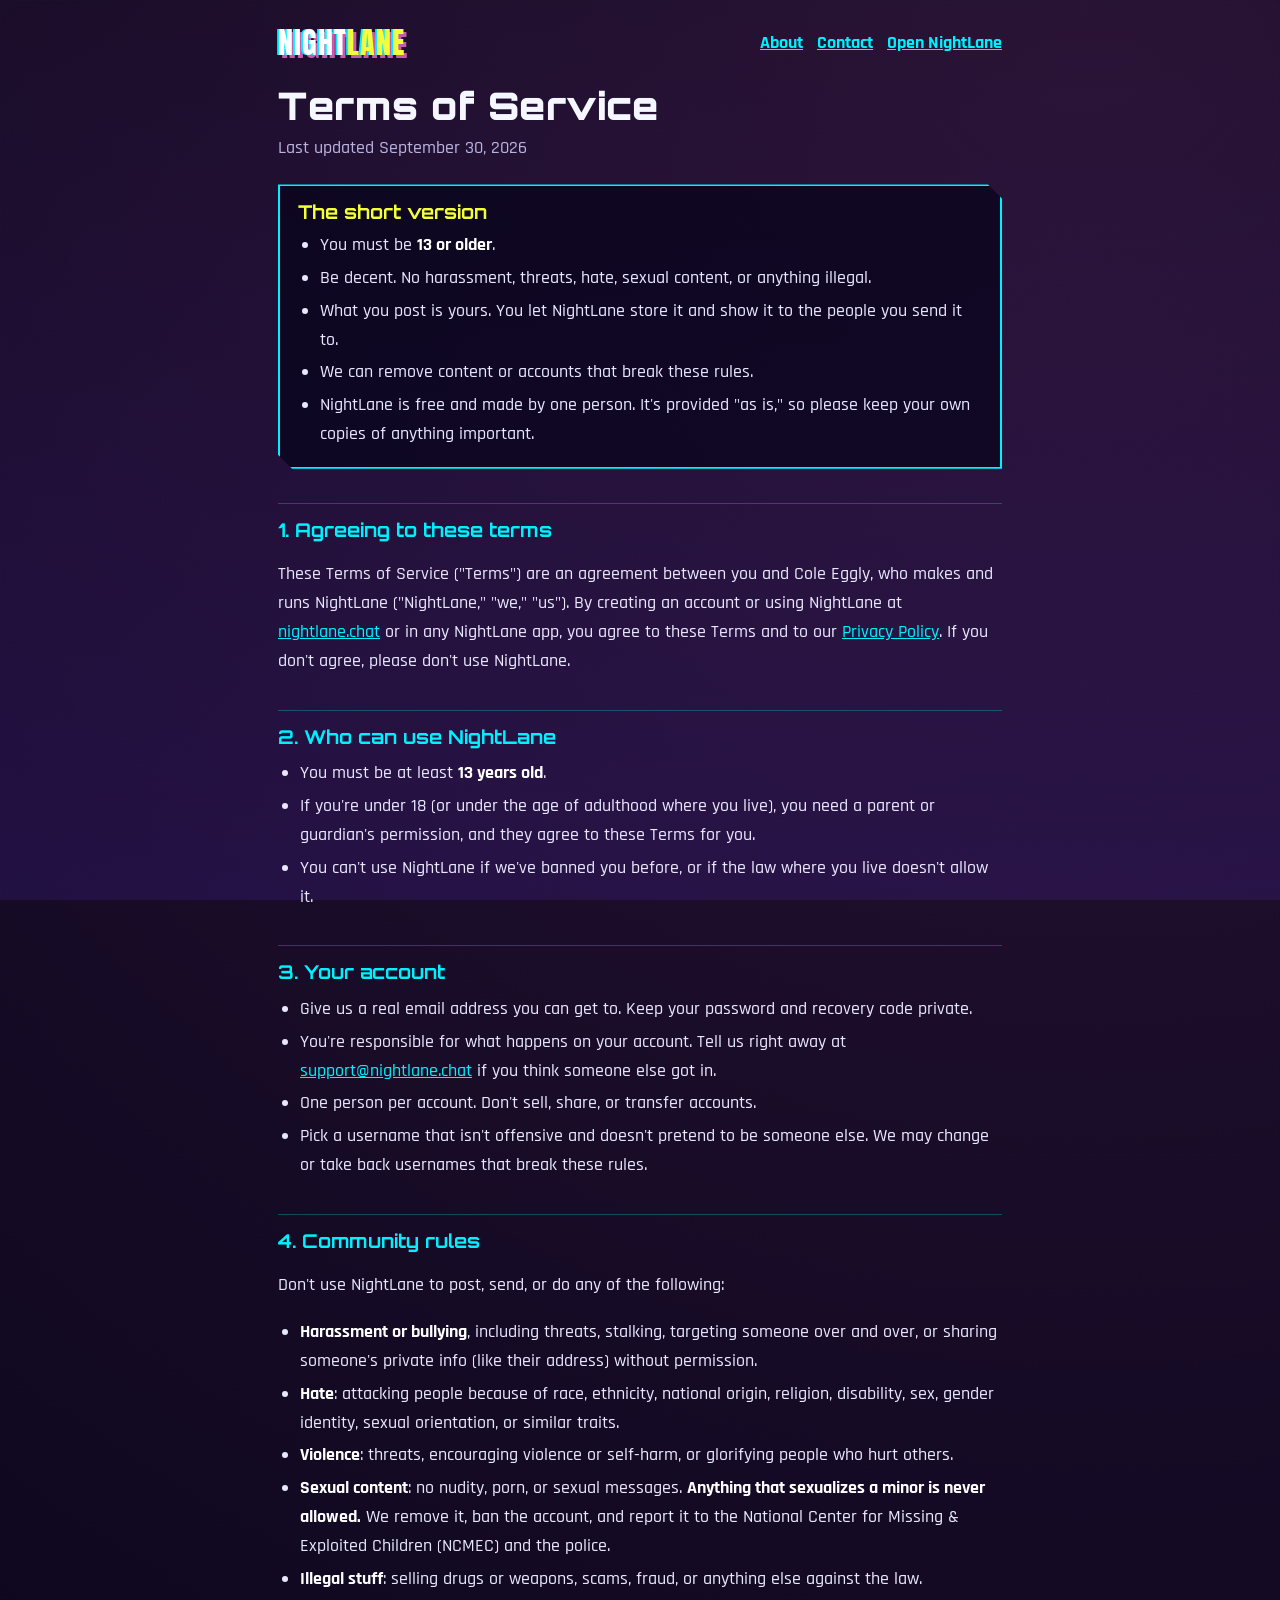
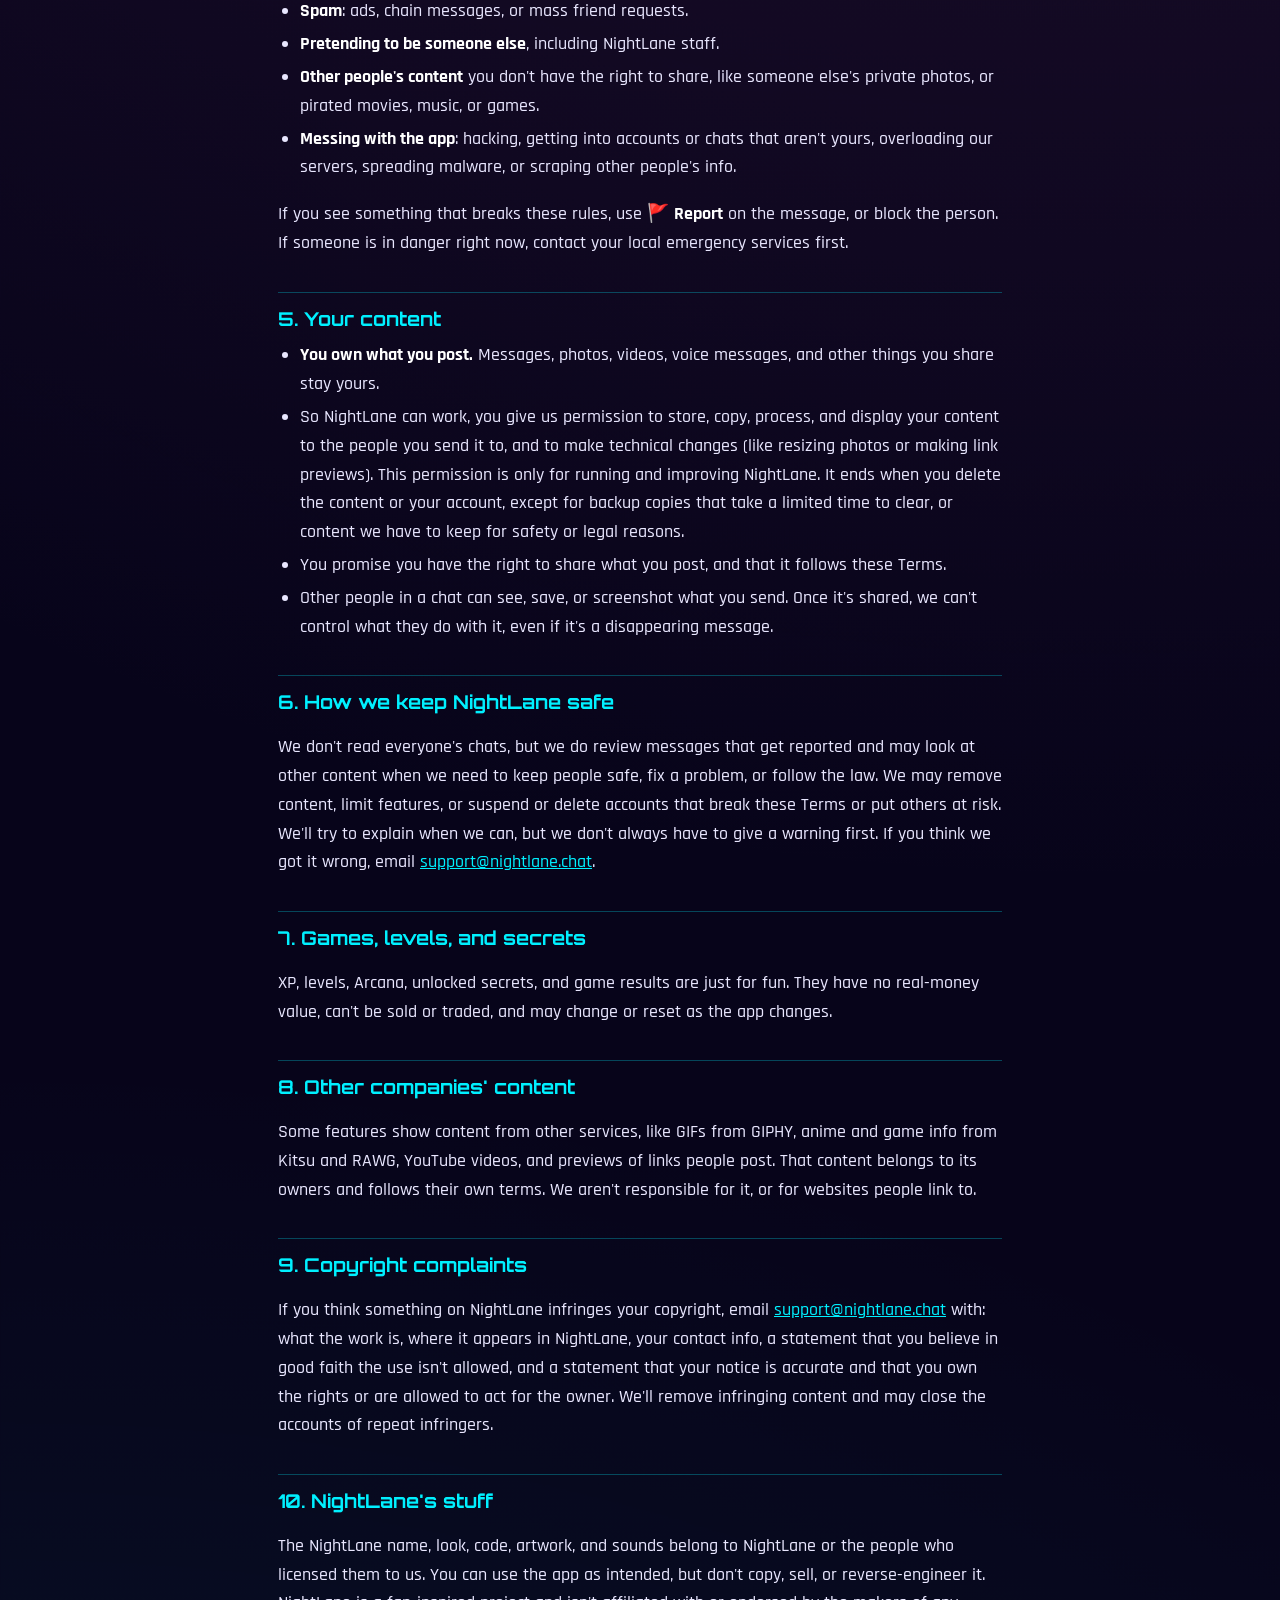
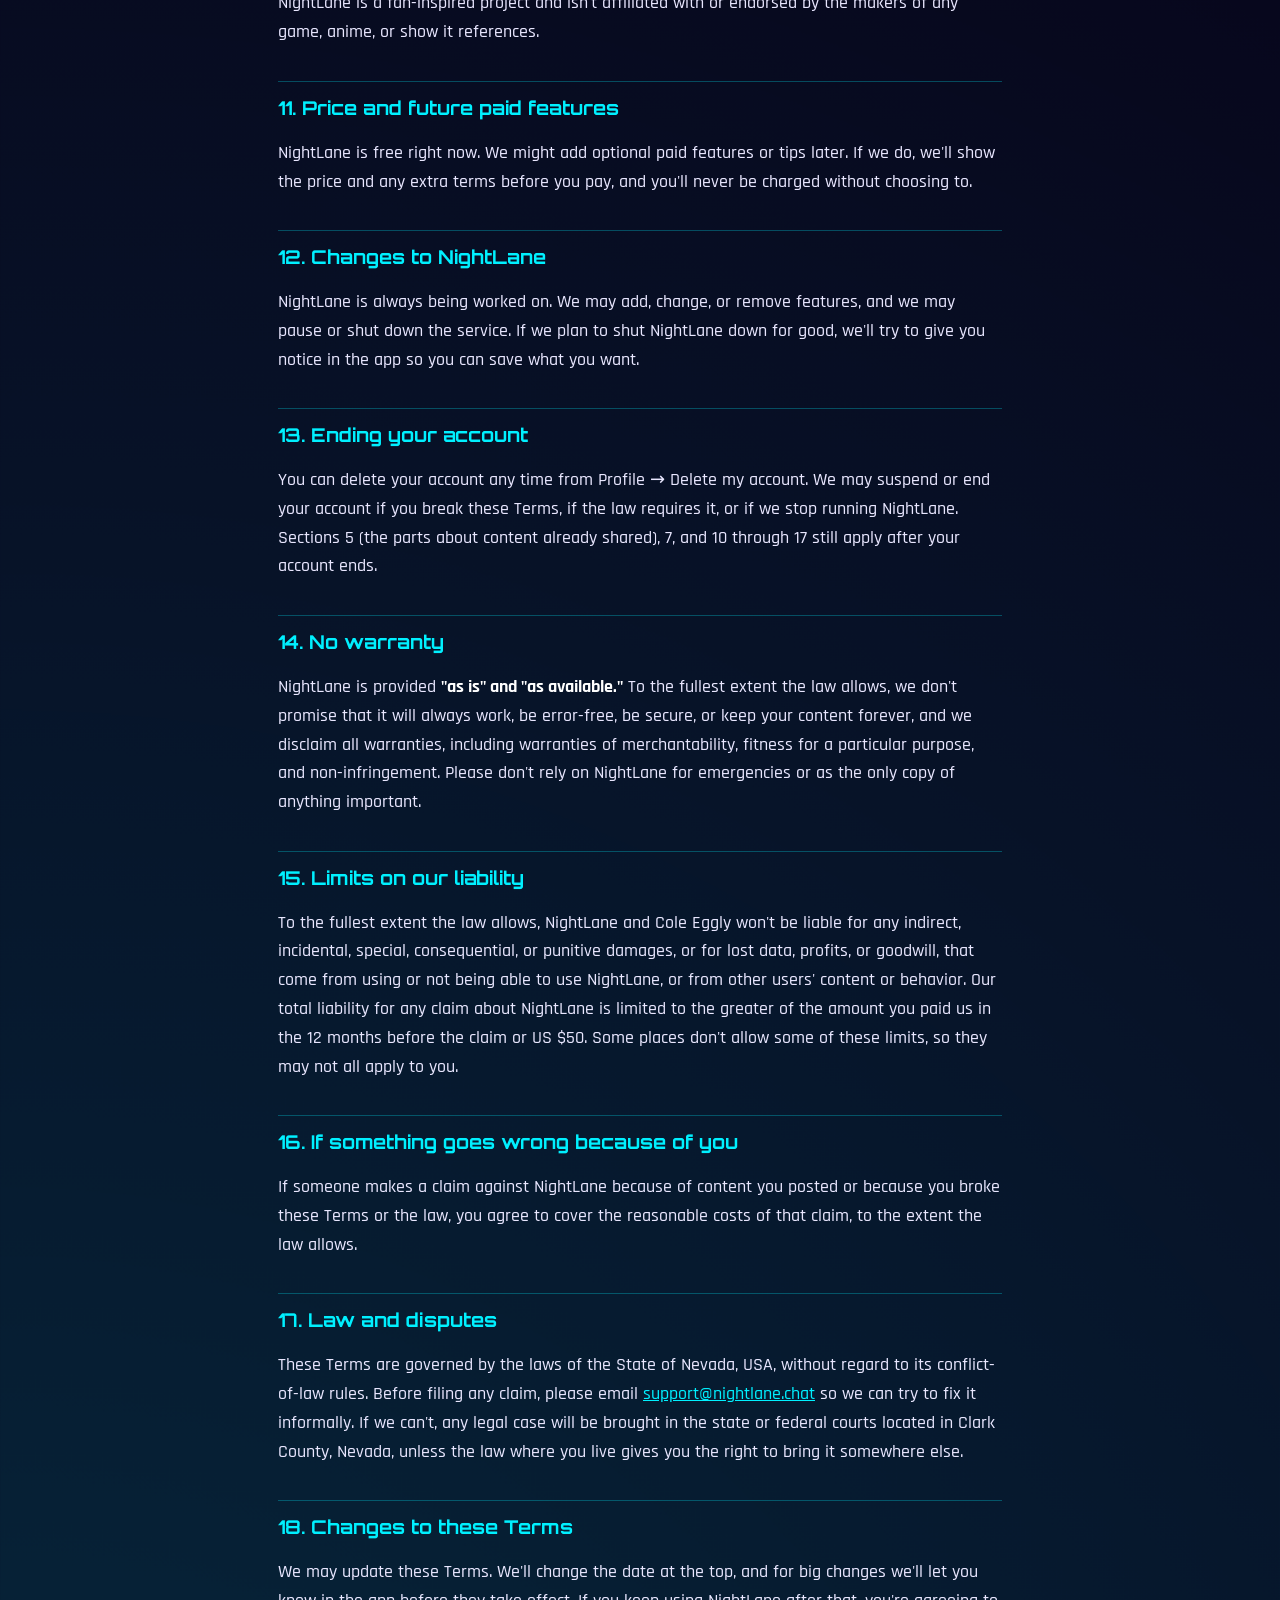
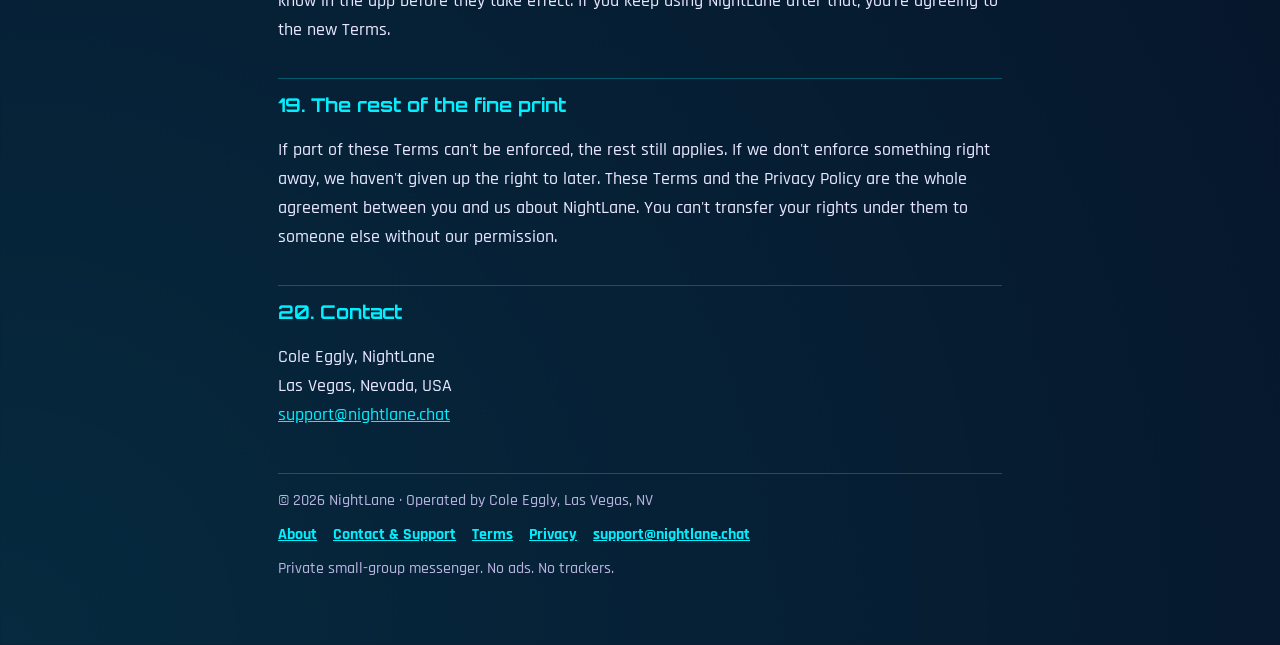
<file: terms.html>
<!doctype html>
<html lang="en">
<head>
<meta charset="utf-8">
<meta name="viewport" content="width=device-width,initial-scale=1,viewport-fit=cover">
<title>Terms of Service · NightLane</title>
<meta name="description" content="The rules for using NightLane.">
<meta name="theme-color" content="#07041A">
<link rel="icon" href="favicon.ico">
<link rel="preconnect" href="https://fonts.googleapis.com">
<link href="https://fonts.googleapis.com/css2?family=Anton&family=Orbitron:wght@700;900&family=Rajdhani:wght@500;600;700&display=swap" rel="stylesheet">
<style>
:root{--night:#07041A;--deep:#140A3A;--cyan:#00F0FF;--mag:#C65AAE;--volt:#F3FF3A;--white:#F4F7FF;--muted:#B9B3E0;--line:rgba(0,240,255,.28)}
*{box-sizing:border-box}
html{background:var(--night)}
body{margin:0;min-height:100vh;color:var(--white);font:500 18px/1.6 "Rajdhani","Arial Narrow",system-ui,sans-serif;
  background:radial-gradient(circle at 85% 0%,rgba(198,90,174,.18),transparent 45%),radial-gradient(circle at 0% 100%,rgba(0,240,255,.16),transparent 50%),linear-gradient(180deg,var(--night),var(--deep)) fixed}
main{max-width:760px;margin:0 auto;padding:calc(env(safe-area-inset-top) + 28px) 18px 64px}
.top{display:flex;justify-content:space-between;align-items:center;gap:12px;flex-wrap:wrap;margin-bottom:26px}
.logo{font:400 30px/1 "Anton",Impact,sans-serif;letter-spacing:1px;color:#fff;text-decoration:none;text-shadow:-2px 0 var(--cyan),3px 3px var(--mag)}
.logo b{color:var(--volt);font-weight:400}
nav a{color:var(--cyan);margin-left:14px;font-weight:700}
h1{font:900 clamp(26px,6vw,38px)/1.15 "Orbitron","Arial Black",sans-serif;margin:0 0 6px;letter-spacing:.5px}
.date{color:var(--muted);margin:0 0 22px}
h2{font:700 19px/1.3 "Orbitron","Arial Black",sans-serif;color:var(--cyan);margin:34px 0 10px;padding-top:14px;border-top:1px solid var(--line)}
h3{font-size:19px;margin:18px 0 4px;color:var(--volt)}
p,li{color:#E9E7FF}
ul{padding-left:22px;margin:6px 0 12px}
li{margin:4px 0}
a{color:var(--cyan)}
strong{color:#fff}
.tldr{background:rgba(7,4,26,.7);border:2px solid var(--cyan);padding:14px 18px;clip-path:polygon(0 0,calc(100% - 14px) 0,100% 14px,100% 100%,14px 100%,0 calc(100% - 14px))}
.tldr h2{border:0;margin:0 0 6px;padding:0;color:var(--volt)}
.tldr ul{margin-bottom:0}
footer{margin-top:44px;color:var(--muted);font-size:16px;border-top:1px solid var(--line);padding-top:14px}
.site-footer{margin-top:44px;color:var(--muted);font-size:16px;border-top:1px solid var(--line);padding-top:14px;display:grid;gap:8px}
.site-footer .footnav{display:flex;flex-wrap:wrap;gap:6px 16px}
.site-footer .footnav a{margin:0;font-weight:700;color:var(--cyan)}
@media print{body{background:#fff;color:#000}p,li,strong{color:#000}h2,h3,a{color:#000}.tldr{border-color:#000}}
</style>
</head>
<body>
<main>
  <div class="top">
    <a class="logo" href="./">NIGHT<b>LANE</b></a>
    <nav><a href="about.html">About</a><a href="contact.html">Contact</a><a href="./">Open NightLane</a></nav>
  </div>

  <h1>Terms of Service</h1>
  <p class="date">Last updated September 30, 2026</p>

  <div class="tldr">
    <h2>The short version</h2>
    <ul>
      <li>You must be <strong>13 or older</strong>.</li>
      <li>Be decent. No harassment, threats, hate, sexual content, or anything illegal.</li>
      <li>What you post is yours. You let NightLane store it and show it to the people you send it to.</li>
      <li>We can remove content or accounts that break these rules.</li>
      <li>NightLane is free and made by one person. It's provided "as is," so please keep your own copies of anything important.</li>
    </ul>
  </div>

  <h2>1. Agreeing to these terms</h2>
  <p>These Terms of Service ("Terms") are an agreement between you and Cole Eggly, who makes and runs NightLane ("NightLane," "we," "us"). By creating an account or using NightLane at <a href="https://nightlane.chat">nightlane.chat</a> or in any NightLane app, you agree to these Terms and to our <a href="privacy.html">Privacy Policy</a>. If you don't agree, please don't use NightLane.</p>

  <h2>2. Who can use NightLane</h2>
  <ul>
    <li>You must be at least <strong>13 years old</strong>.</li>
    <li>If you're under 18 (or under the age of adulthood where you live), you need a parent or guardian's permission, and they agree to these Terms for you.</li>
    <li>You can't use NightLane if we've banned you before, or if the law where you live doesn't allow it.</li>
  </ul>

  <h2>3. Your account</h2>
  <ul>
    <li>Give us a real email address you can get to. Keep your password and recovery code private.</li>
    <li>You're responsible for what happens on your account. Tell us right away at <a href="mailto:support@nightlane.chat">support@nightlane.chat</a> if you think someone else got in.</li>
    <li>One person per account. Don't sell, share, or transfer accounts.</li>
    <li>Pick a username that isn't offensive and doesn't pretend to be someone else. We may change or take back usernames that break these rules.</li>
  </ul>

  <h2>4. Community rules</h2>
  <p>Don't use NightLane to post, send, or do any of the following:</p>
  <ul>
    <li><strong>Harassment or bullying</strong>, including threats, stalking, targeting someone over and over, or sharing someone's private info (like their address) without permission.</li>
    <li><strong>Hate</strong>: attacking people because of race, ethnicity, national origin, religion, disability, sex, gender identity, sexual orientation, or similar traits.</li>
    <li><strong>Violence</strong>: threats, encouraging violence or self-harm, or glorifying people who hurt others.</li>
    <li><strong>Sexual content</strong>: no nudity, porn, or sexual messages. <strong>Anything that sexualizes a minor is never allowed.</strong> We remove it, ban the account, and report it to the National Center for Missing &amp; Exploited Children (NCMEC) and the police.</li>
    <li><strong>Illegal stuff</strong>: selling drugs or weapons, scams, fraud, or anything else against the law.</li>
    <li><strong>Spam</strong>: ads, chain messages, or mass friend requests.</li>
    <li><strong>Pretending to be someone else</strong>, including NightLane staff.</li>
    <li><strong>Other people's content</strong> you don't have the right to share, like someone else's private photos, or pirated movies, music, or games.</li>
    <li><strong>Messing with the app</strong>: hacking, getting into accounts or chats that aren't yours, overloading our servers, spreading malware, or scraping other people's info.</li>
  </ul>
  <p>If you see something that breaks these rules, use 🚩 <strong>Report</strong> on the message, or block the person. If someone is in danger right now, contact your local emergency services first.</p>

  <h2>5. Your content</h2>
  <ul>
    <li><strong>You own what you post.</strong> Messages, photos, videos, voice messages, and other things you share stay yours.</li>
    <li>So NightLane can work, you give us permission to store, copy, process, and display your content to the people you send it to, and to make technical changes (like resizing photos or making link previews). This permission is only for running and improving NightLane. It ends when you delete the content or your account, except for backup copies that take a limited time to clear, or content we have to keep for safety or legal reasons.</li>
    <li>You promise you have the right to share what you post, and that it follows these Terms.</li>
    <li>Other people in a chat can see, save, or screenshot what you send. Once it's shared, we can't control what they do with it, even if it's a disappearing message.</li>
  </ul>

  <h2>6. How we keep NightLane safe</h2>
  <p>We don't read everyone's chats, but we do review messages that get reported and may look at other content when we need to keep people safe, fix a problem, or follow the law. We may remove content, limit features, or suspend or delete accounts that break these Terms or put others at risk. We'll try to explain when we can, but we don't always have to give a warning first. If you think we got it wrong, email <a href="mailto:support@nightlane.chat">support@nightlane.chat</a>.</p>

  <h2>7. Games, levels, and secrets</h2>
  <p>XP, levels, Arcana, unlocked secrets, and game results are just for fun. They have no real-money value, can't be sold or traded, and may change or reset as the app changes.</p>

  <h2>8. Other companies' content</h2>
  <p>Some features show content from other services, like GIFs from GIPHY, anime and game info from Kitsu and RAWG, YouTube videos, and previews of links people post. That content belongs to its owners and follows their own terms. We aren't responsible for it, or for websites people link to.</p>

  <h2>9. Copyright complaints</h2>
  <p>If you think something on NightLane infringes your copyright, email <a href="mailto:support@nightlane.chat">support@nightlane.chat</a> with: what the work is, where it appears in NightLane, your contact info, a statement that you believe in good faith the use isn't allowed, and a statement that your notice is accurate and that you own the rights or are allowed to act for the owner. We'll remove infringing content and may close the accounts of repeat infringers.</p>

  <h2>10. NightLane's stuff</h2>
  <p>The NightLane name, look, code, artwork, and sounds belong to NightLane or the people who licensed them to us. You can use the app as intended, but don't copy, sell, or reverse-engineer it. NightLane is a fan-inspired project and isn't affiliated with or endorsed by the makers of any game, anime, or show it references.</p>

  <h2>11. Price and future paid features</h2>
  <p>NightLane is free right now. We might add optional paid features or tips later. If we do, we'll show the price and any extra terms before you pay, and you'll never be charged without choosing to.</p>

  <h2>12. Changes to NightLane</h2>
  <p>NightLane is always being worked on. We may add, change, or remove features, and we may pause or shut down the service. If we plan to shut NightLane down for good, we'll try to give you notice in the app so you can save what you want.</p>

  <h2>13. Ending your account</h2>
  <p>You can delete your account any time from Profile → Delete my account. We may suspend or end your account if you break these Terms, if the law requires it, or if we stop running NightLane. Sections 5 (the parts about content already shared), 7, and 10 through 17 still apply after your account ends.</p>

  <h2>14. No warranty</h2>
  <p>NightLane is provided <strong>"as is" and "as available."</strong> To the fullest extent the law allows, we don't promise that it will always work, be error-free, be secure, or keep your content forever, and we disclaim all warranties, including warranties of merchantability, fitness for a particular purpose, and non-infringement. Please don't rely on NightLane for emergencies or as the only copy of anything important.</p>

  <h2>15. Limits on our liability</h2>
  <p>To the fullest extent the law allows, NightLane and Cole Eggly won't be liable for any indirect, incidental, special, consequential, or punitive damages, or for lost data, profits, or goodwill, that come from using or not being able to use NightLane, or from other users' content or behavior. Our total liability for any claim about NightLane is limited to the greater of the amount you paid us in the 12 months before the claim or US $50. Some places don't allow some of these limits, so they may not all apply to you.</p>

  <h2>16. If something goes wrong because of you</h2>
  <p>If someone makes a claim against NightLane because of content you posted or because you broke these Terms or the law, you agree to cover the reasonable costs of that claim, to the extent the law allows.</p>

  <h2>17. Law and disputes</h2>
  <p>These Terms are governed by the laws of the State of Nevada, USA, without regard to its conflict-of-law rules. Before filing any claim, please email <a href="mailto:support@nightlane.chat">support@nightlane.chat</a> so we can try to fix it informally. If we can't, any legal case will be brought in the state or federal courts located in Clark County, Nevada, unless the law where you live gives you the right to bring it somewhere else.</p>

  <h2>18. Changes to these Terms</h2>
  <p>We may update these Terms. We'll change the date at the top, and for big changes we'll let you know in the app before they take effect. If you keep using NightLane after that, you're agreeing to the new Terms.</p>

  <h2>19. The rest of the fine print</h2>
  <p>If part of these Terms can't be enforced, the rest still applies. If we don't enforce something right away, we haven't given up the right to later. These Terms and the Privacy Policy are the whole agreement between you and us about NightLane. You can't transfer your rights under them to someone else without our permission.</p>

  <h2>20. Contact</h2>
  <p>Cole Eggly, NightLane<br>Las Vegas, Nevada, USA<br><a href="mailto:support@nightlane.chat">support@nightlane.chat</a></p>

  <footer class="site-footer">
    <div>© 2026 NightLane · Operated by Cole Eggly, Las Vegas, NV</div>
    <nav class="footnav">
      <a href="about.html">About</a>
      <a href="contact.html">Contact &amp; Support</a>
      <a href="terms.html">Terms</a>
      <a href="privacy.html">Privacy</a>
      <a href="mailto:support@nightlane.chat">support@nightlane.chat</a>
    </nav>
    <div>Private small-group messenger. No ads. No trackers.</div>
  </footer>
</main>
</body>
</html>
</file>
